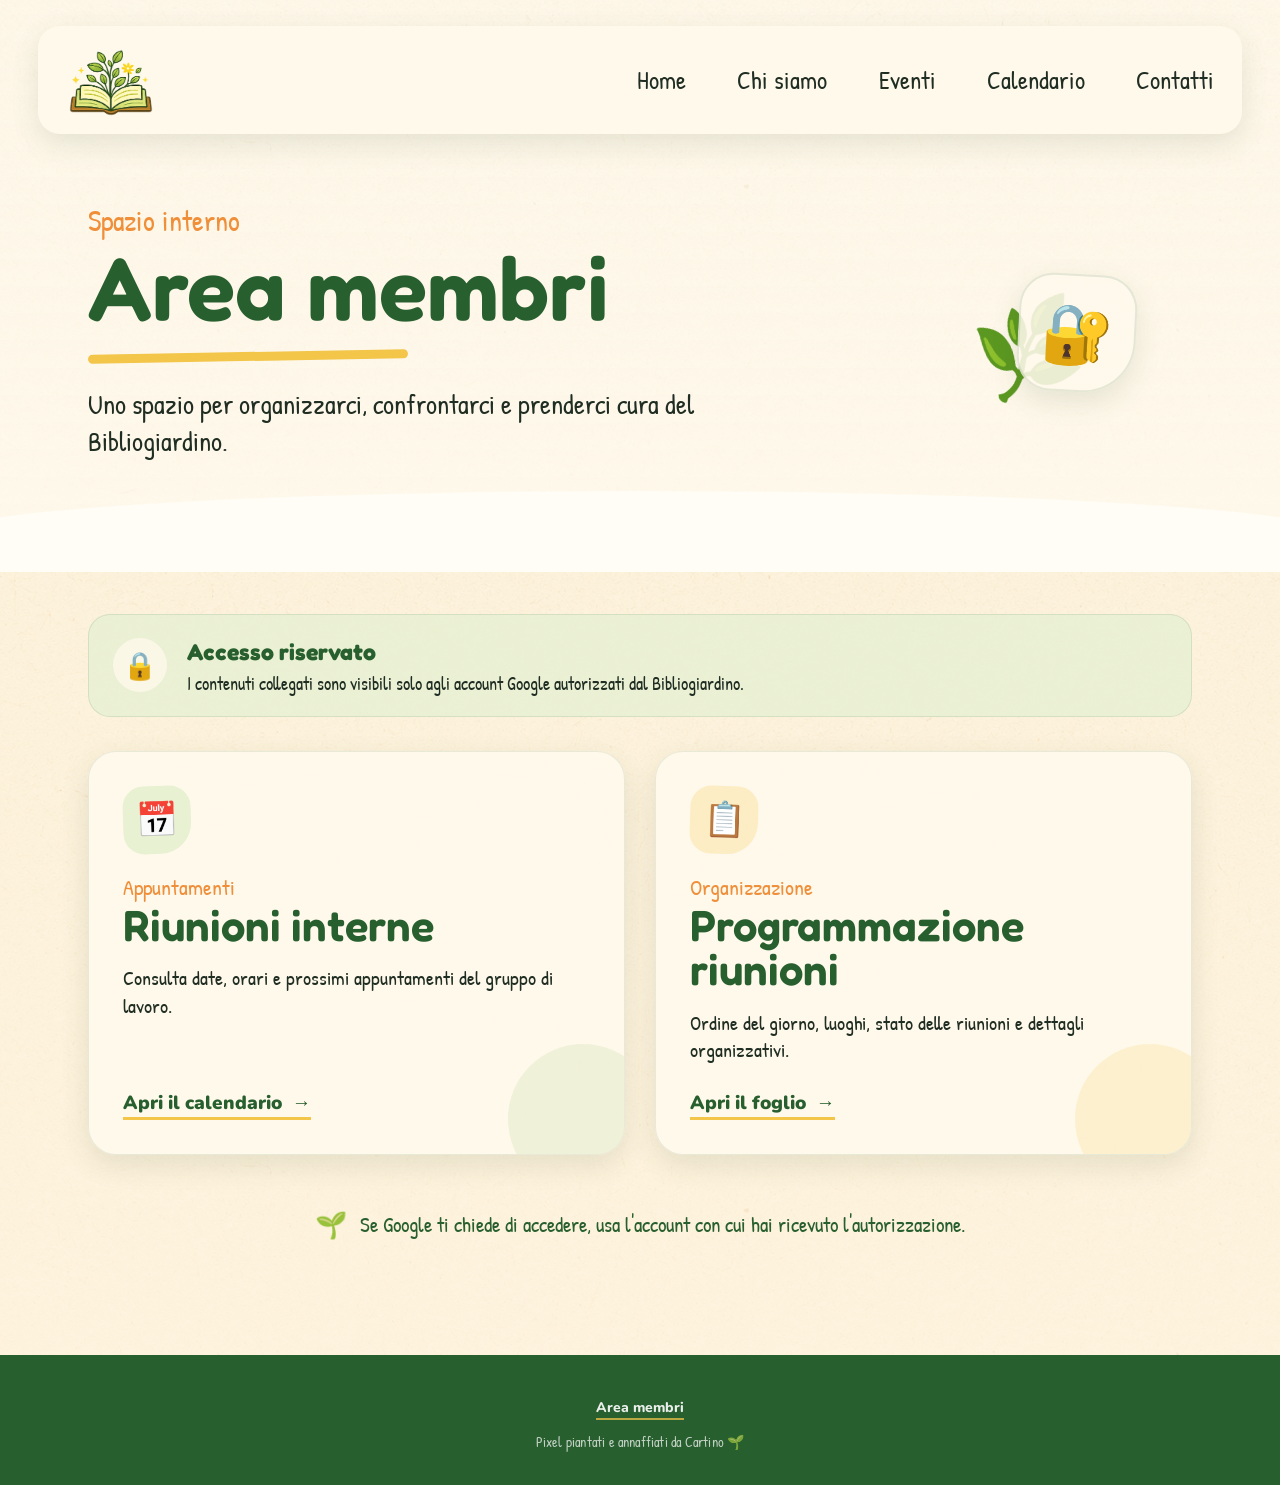
<file: area-membri.html>
<!DOCTYPE html>
<html lang="it">

<head>
  <meta charset="UTF-8">
  <meta name="viewport" content="width=device-width, initial-scale=1.0">

  <title>Area membri – Bibliogiardino</title>

  <link rel="preconnect" href="https://fonts.googleapis.com">
  <link rel="preconnect" href="https://fonts.gstatic.com" crossorigin>
  <link href="https://fonts.googleapis.com/css2?family=Fredoka:wght@500;600;700&family=Patrick+Hand&family=Nunito:wght@400;600;700;800;900&display=swap" rel="stylesheet">

  <link rel="stylesheet" href="style.css?v=20260929-r13-area-membri">
</head>

<body class="members-page">

  <header class="internal-header members-header">

    <nav class="navbar">

      <a class="logo" href="index.html" aria-label="Home Bibliogiardino">
        <img src="logo.png" alt="Logo Bibliogiardino">
      </a>

      <button class="menu-toggle" aria-label="Apri il menu" aria-expanded="false" type="button">
        ☰
      </button>

      <div class="menu">
        <a href="index.html">Home</a>
        <a href="chi-siamo.html">Chi siamo</a>
        <a href="eventi.html">Eventi</a>
        <a href="calendario.html">Calendario</a>
        <a href="contatti.html">Contatti</a>
      </div>

    </nav>

    <section class="members-intro">

      <div class="members-intro-copy">
        <p class="members-eyebrow">Spazio interno</p>

        <h1>Area membri</h1>

        <div class="members-title-mark" aria-hidden="true"></div>

        <p>
          Uno spazio per organizzarci, confrontarci
          e prenderci cura del Bibliogiardino.
        </p>
      </div>

      <div class="members-illustration" aria-hidden="true">
        <span class="members-leaf">🌿</span>
        <span class="members-lock">🔐</span>
      </div>

    </section>

    <div class="internal-wave" aria-hidden="true"></div>

  </header>

  <main class="members-main">

    <section class="members-access-note" aria-label="Informazioni sull'accesso">
      <span aria-hidden="true">🔒</span>

      <div>
        <strong>Accesso riservato</strong>
        <p>
          I contenuti collegati sono visibili solo agli account Google
          autorizzati dal Bibliogiardino.
        </p>
      </div>
    </section>

    <section class="members-tools" aria-label="Strumenti riservati ai membri">

      <article class="member-tool-card member-tool-calendar">
        <div class="member-tool-icon" aria-hidden="true">📅</div>

        <p class="member-tool-kicker">Appuntamenti</p>
        <h2>Riunioni interne</h2>

        <p>
          Consulta date, orari e prossimi appuntamenti
          del gruppo di lavoro.
        </p>

        <a
          class="member-tool-link"
          href="https://calendar.google.com/calendar/u/1?cid=ZTQzYWYzYWFjOGMzZTcwY2UwYTk0ZjMyNTdjZTc3NmViM2EwNWQ1ZGUwNTBhYTg4NGI0OTk5YjYwOTIzMGQwNUBncm91cC5jYWxlbmRhci5nb29nbGUuY29t"
          target="_blank"
          rel="noopener noreferrer">
          Apri il calendario <span aria-hidden="true">→</span>
        </a>
      </article>

      <article class="member-tool-card member-tool-sheet">
        <div class="member-tool-icon" aria-hidden="true">📋</div>

        <p class="member-tool-kicker">Organizzazione</p>
        <h2>Programmazione riunioni</h2>

        <p>
          Ordine del giorno, luoghi, stato delle riunioni
          e dettagli organizzativi.
        </p>

        <a
          class="member-tool-link"
          href="https://docs.google.com/spreadsheets/d/1jkkZFVbFS6uxZ0HvVfW5mzZpKe-cEqVeejEiYyoyX8c/edit"
          target="_blank"
          rel="noopener noreferrer">
          Apri il foglio <span aria-hidden="true">→</span>
        </a>
      </article>

    </section>

    <section class="members-help">
      <span aria-hidden="true">🌱</span>
      <p>
        Se Google ti chiede di accedere, usa l'account
        con cui hai ricevuto l'autorizzazione.
      </p>
    </section>

  </main>

  <footer>
    <a class="footer-members-link" href="area-membri.html">Area membri </a>
    <span class="footer-credit">Pixel piantati e annaffiati da Cartino 🌱</span>
  </footer>

  <script>
    const menuToggle = document.querySelector(".menu-toggle");
    const menu = document.querySelector(".menu");

    if (menuToggle && menu) {
      menuToggle.addEventListener("click", () => {
        const isOpen = menu.classList.toggle("is-open");
        menuToggle.setAttribute("aria-expanded", isOpen);
        menuToggle.textContent = isOpen ? "×" : "☰";
      });
    }
  </script>

</body>
</html>
</file>
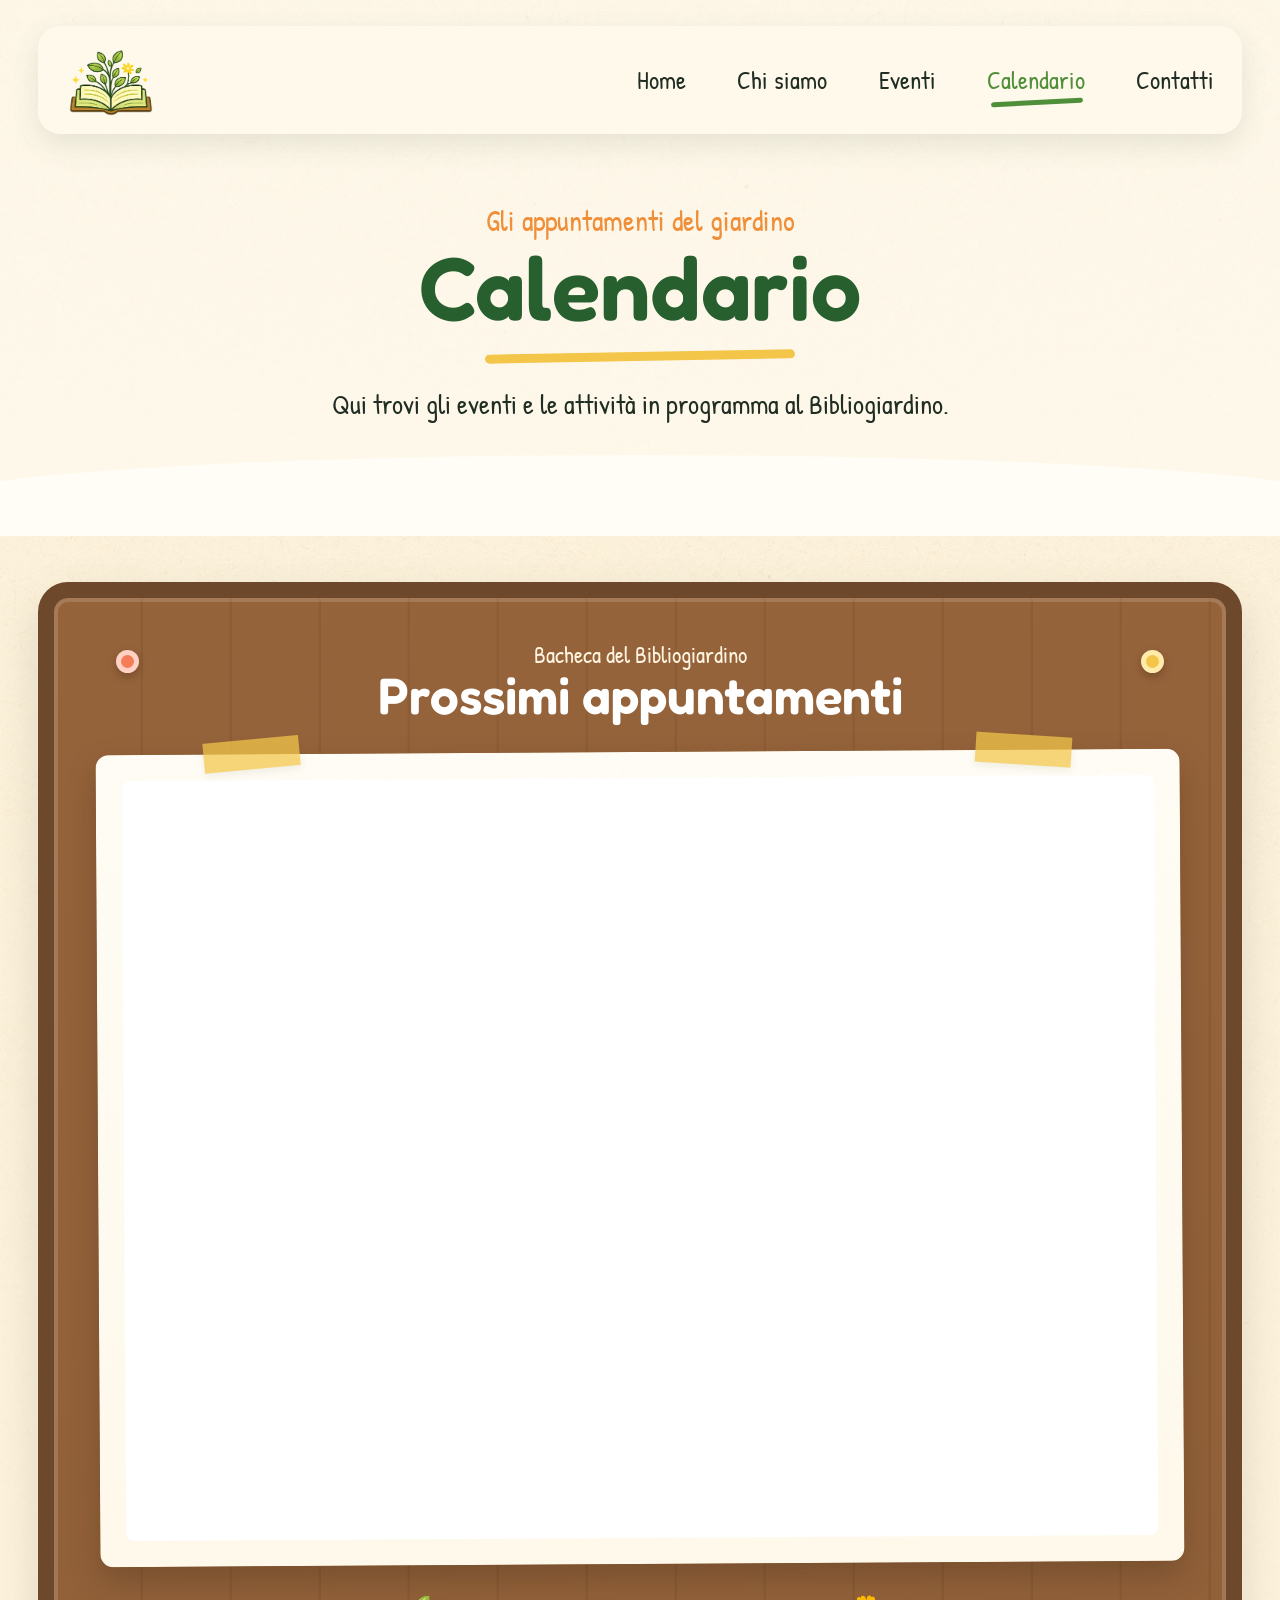
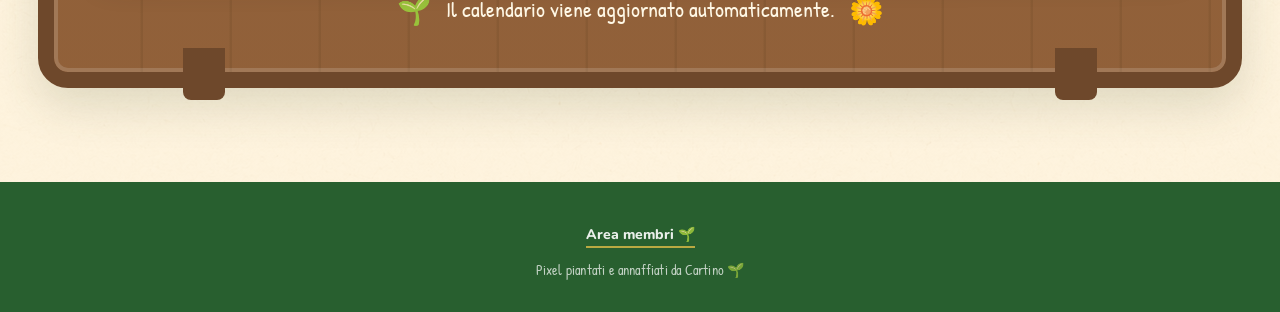
<file: calendario.html>
<!DOCTYPE html>
<html lang="it">

<head>
  <meta charset="UTF-8">
  <meta name="viewport" content="width=device-width, initial-scale=1.0">

  <title>Calendario – Bibliogiardino</title>

  <link rel="preconnect" href="https://fonts.googleapis.com">
  <link rel="preconnect" href="https://fonts.gstatic.com" crossorigin>
  <link href="https://fonts.googleapis.com/css2?family=Fredoka:wght@500;600;700&family=Patrick+Hand&family=Nunito:wght@400;600;700;800;900&display=swap" rel="stylesheet">

  <link rel="stylesheet" href="style.css?v=20260929-r13-area-membri">
</head>

<body class="calendar-page">

  <header class="internal-header calendar-header">

    <nav class="navbar">

      <a class="logo" href="index.html" aria-label="Home Bibliogiardino">
        <img src="logo.png" alt="Logo Bibliogiardino">
      </a>

      <button class="menu-toggle" aria-label="Apri il menu" aria-expanded="false" type="button">
        ☰
      </button>

      <div class="menu">
        <a href="index.html">Home</a>
        <a href="chi-siamo.html">Chi siamo</a>
        <a href="eventi.html">Eventi</a>
        <a class="active" href="calendario.html">Calendario</a>
        <a href="contatti.html">Contatti</a>
      </div>

    </nav>

    <section class="calendar-intro">

      <p class="calendar-eyebrow">Gli appuntamenti del giardino</p>

      <h1>Calendario</h1>

      <div class="calendar-title-mark" aria-hidden="true"></div>

      <p>
        Qui trovi gli eventi e le attività in programma
        al Bibliogiardino.
      </p>

    </section>

    <div class="internal-wave" aria-hidden="true"></div>

  </header>

  <main class="calendar-main">

    <section class="garden-noticeboard" aria-label="Bacheca degli appuntamenti">

      <div class="noticeboard-top">
        <span class="noticeboard-pin pin-left" aria-hidden="true"></span>

        <div>
          <p class="noticeboard-small">Bacheca del Bibliogiardino</p>
          <h2>Prossimi appuntamenti</h2>
        </div>

        <span class="noticeboard-pin pin-right" aria-hidden="true"></span>
      </div>

      <div class="calendar-paper">

        <span class="paper-tape tape-top-left" aria-hidden="true"></span>
        <span class="paper-tape tape-top-right" aria-hidden="true"></span>

        <iframe
          class="google-calendar"
          src="https://calendar.google.com/calendar/embed?src=bibliogiardino.villapizzone%40gmail.com&ctz=Europe%2FRome"
          data-desktop-src="https://calendar.google.com/calendar/embed?src=bibliogiardino.villapizzone%40gmail.com&ctz=Europe%2FRome"
          data-mobile-src="https://calendar.google.com/calendar/embed?src=bibliogiardino.villapizzone%40gmail.com&ctz=Europe%2FRome&mode=AGENDA&showTitle=0&showPrint=0&showTabs=0&showCalendars=0&showTz=0&wkst=2"
          title="Calendario degli eventi del Bibliogiardino"
          loading="lazy"
          frameborder="0"
          scrolling="no">
        </iframe>

      </div>

      <div class="noticeboard-footer">
        <span aria-hidden="true">🌱</span>
        <p>Il calendario viene aggiornato automaticamente.</p>
        <span aria-hidden="true">🌼</span>
      </div>

    </section>

  </main>

  <footer>
    <a class="footer-members-link" href="area-membri.html">Area membri 🌱</a>
    <span class="footer-credit">Pixel piantati e annaffiati da Cartino 🌱</span>
  </footer>

  <script>
    const menuToggle = document.querySelector(".menu-toggle");
    const menu = document.querySelector(".menu");

    if (menuToggle && menu) {
      menuToggle.addEventListener("click", () => {
        const isOpen = menu.classList.toggle("is-open");
        menuToggle.setAttribute("aria-expanded", isOpen);
        menuToggle.textContent = isOpen ? "×" : "☰";
      });
    }

    const calendarFrame = document.querySelector(".google-calendar");
    const mobileCalendar = window.matchMedia("(max-width: 760px)");

    function updateCalendarView() {
      if (!calendarFrame) return;

      const nextSource = mobileCalendar.matches
        ? calendarFrame.dataset.mobileSrc
        : calendarFrame.dataset.desktopSrc;

      if (calendarFrame.getAttribute("src") !== nextSource) {
        calendarFrame.setAttribute("src", nextSource);
      }
    }

    updateCalendarView();

    if (typeof mobileCalendar.addEventListener === "function") {
      mobileCalendar.addEventListener("change", updateCalendarView);
    } else {
      mobileCalendar.addListener(updateCalendarView);
    }
  </script>

</body>
</html>
</file>
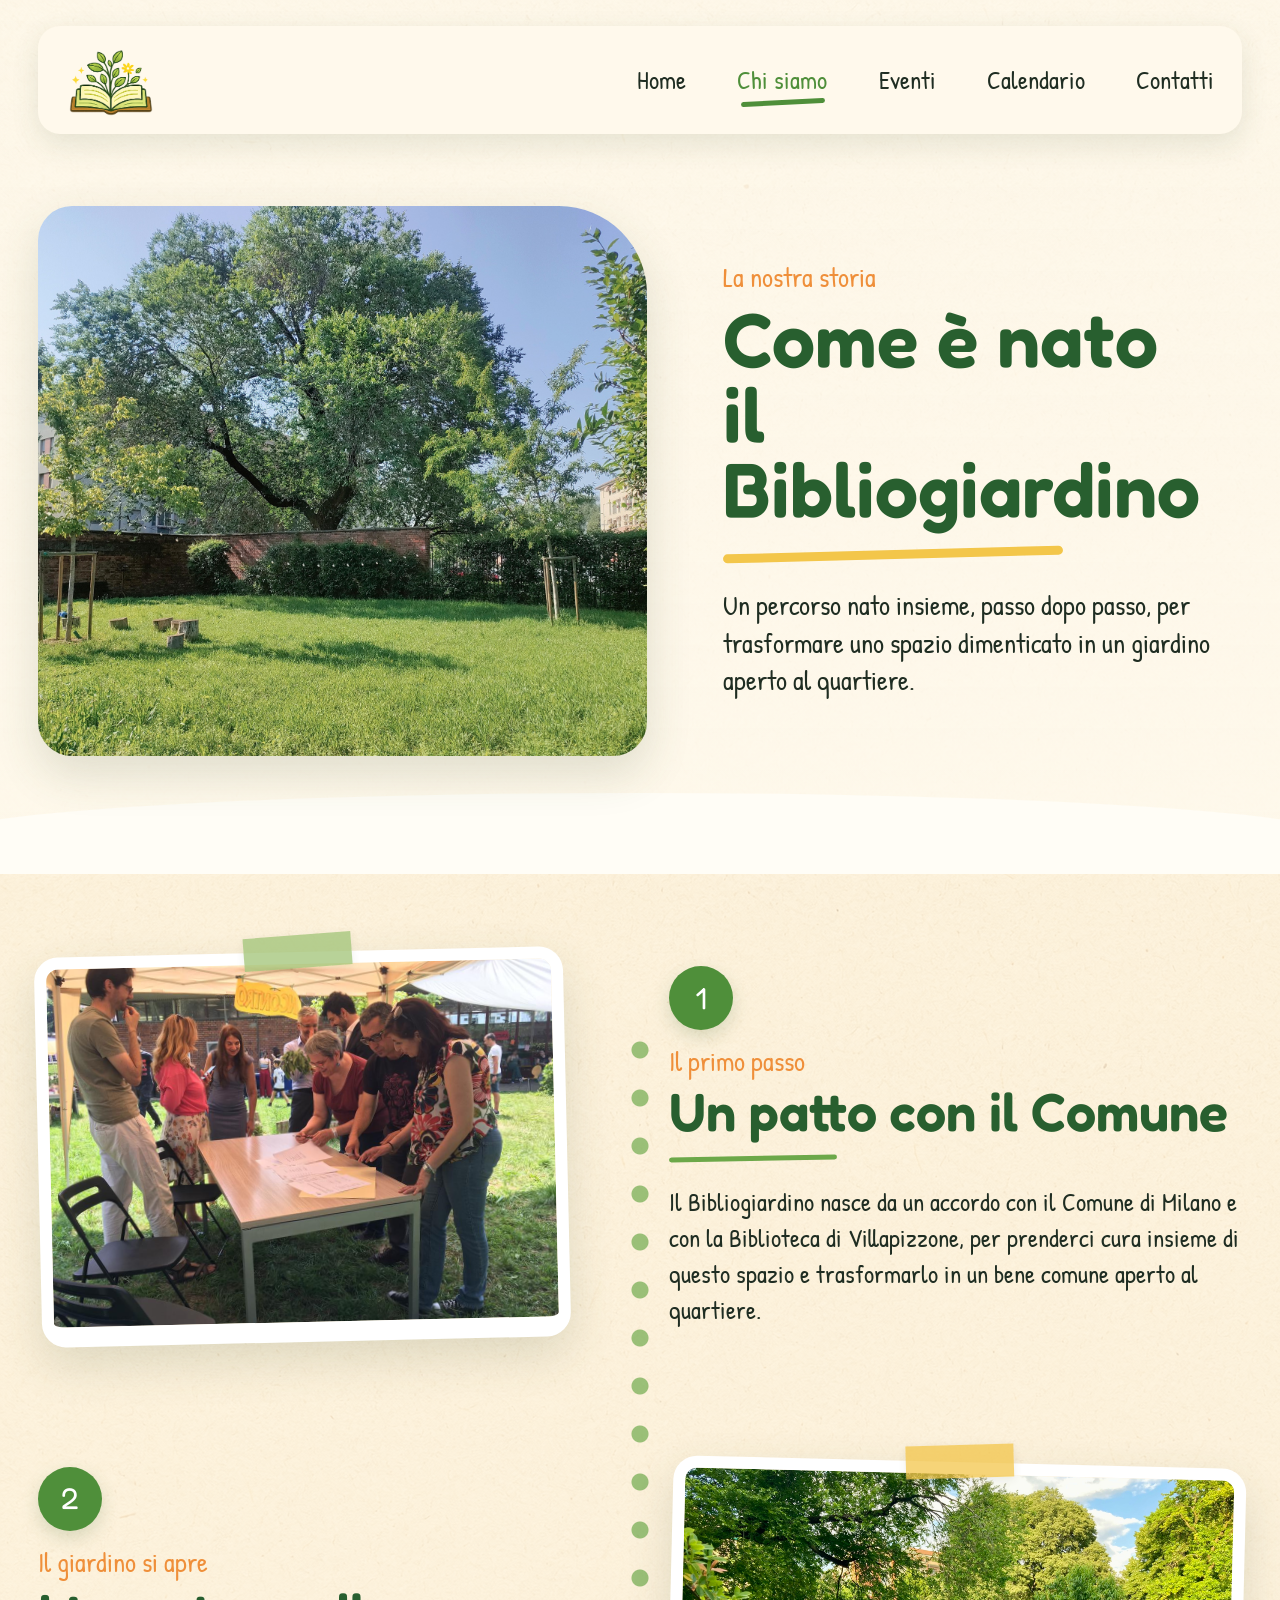
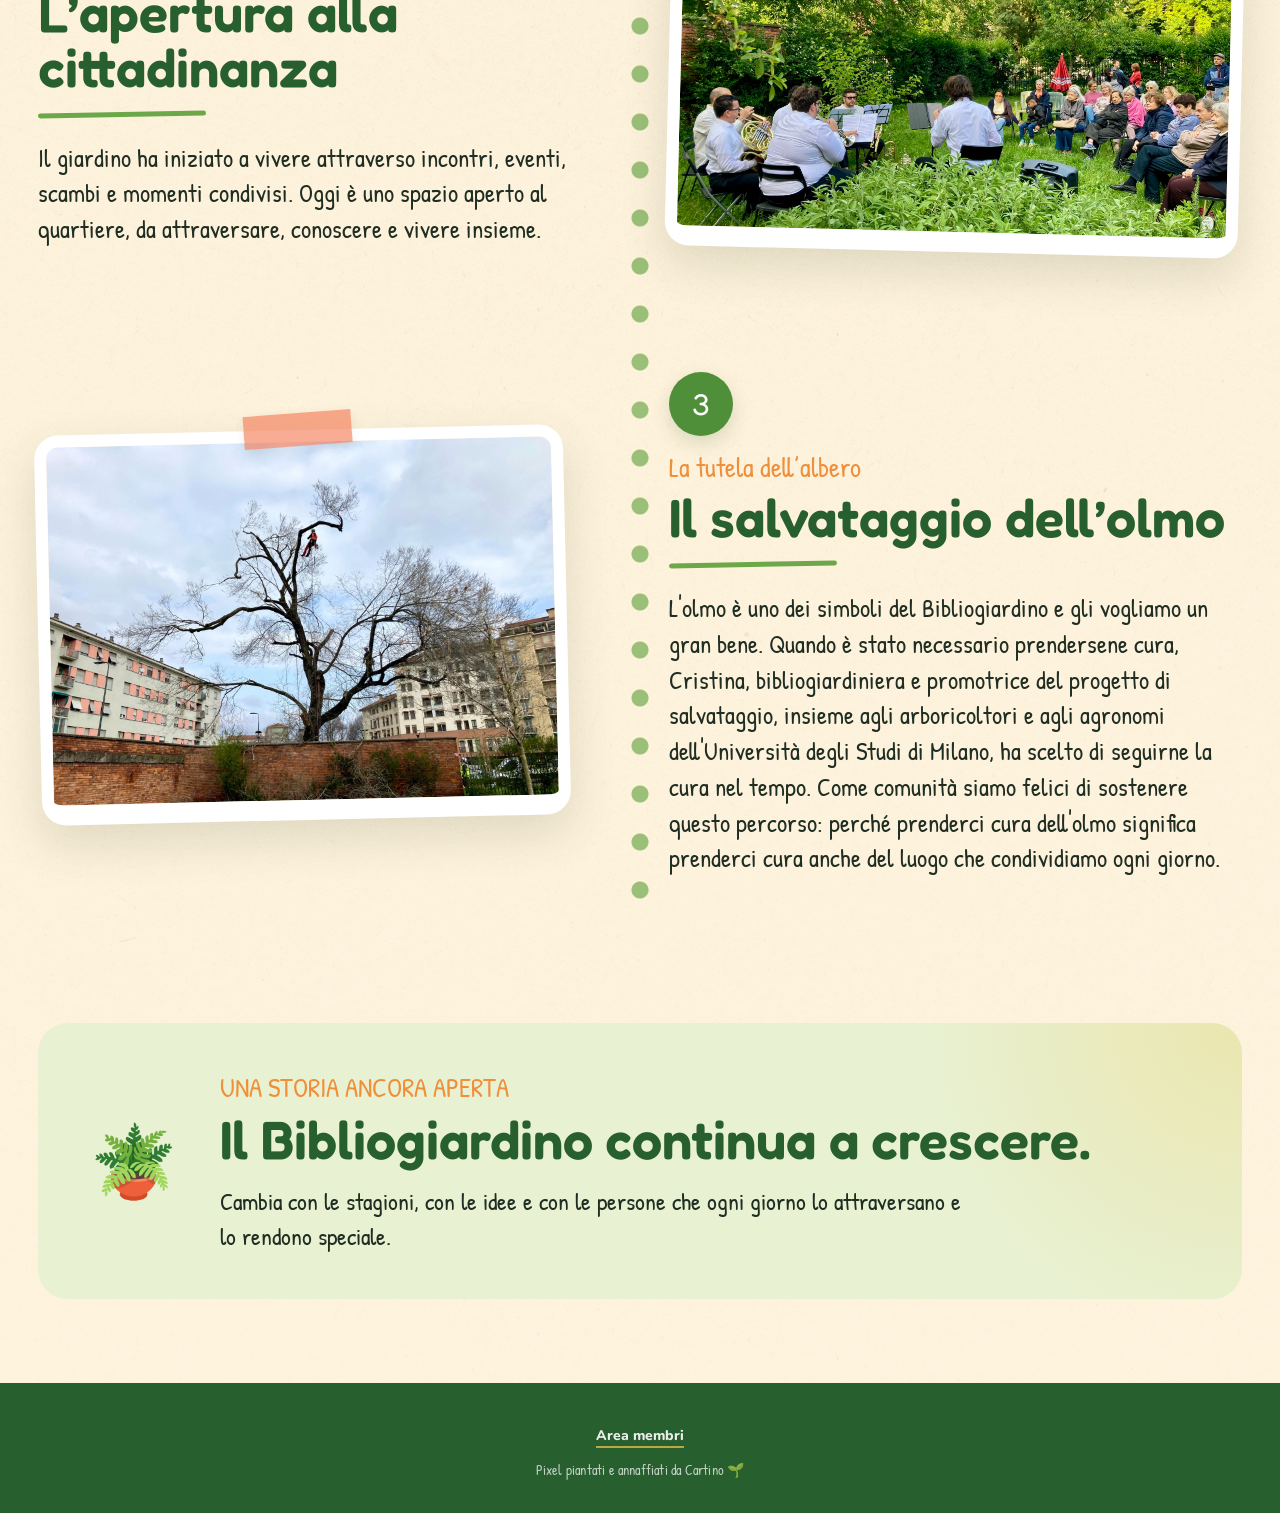
<file: chi-siamo.html>
<!DOCTYPE html>
<html lang="it">
<head>
<meta charset="UTF-8">
<meta name="viewport" content="width=device-width, initial-scale=1.0">
<title>Chi siamo – Bibliogiardino</title>
<link rel="preconnect" href="https://fonts.googleapis.com">
<link rel="preconnect" href="https://fonts.gstatic.com" crossorigin>
<link href="https://fonts.googleapis.com/css2?family=Fredoka:wght@500;600;700&family=Patrick+Hand&family=Nunito:wght@400;600;700;800;900&display=swap" rel="stylesheet">
<link rel="stylesheet" href="style.css?v=20260929-r13-area-membri">
</head>
<body class="about-page">
<header class="internal-header about-header">
<nav class="navbar">
<a class="logo" href="index.html" aria-label="Home Bibliogiardino"><img src="logo.png" alt="Logo Bibliogiardino"></a>
<button class="menu-toggle" aria-label="Apri il menu" aria-expanded="false" type="button">☰</button>
<div class="menu">
<a href="index.html">Home</a><a class="active" href="chi-siamo.html">Chi siamo</a><a href="eventi.html">Eventi</a><a href="calendario.html">Calendario</a><a href="contatti.html">Contatti</a>
</div></nav>
<section class="about-hero">
<figure class="about-hero-photo"><img src="welcome.jpg" alt="Ingresso del Bibliogiardino davanti alla Biblioteca di Villapizzone"></figure>
<div class="about-hero-copy"><p class="about-eyebrow">La nostra storia</p><h1>Come è nato<br>il Bibliogiardino</h1><div class="about-title-mark" aria-hidden="true"></div><p>Un percorso nato insieme, passo dopo passo, per trasformare uno spazio dimenticato in un giardino aperto al quartiere.</p></div>
</section><div class="internal-wave" aria-hidden="true"></div>
</header>
<main class="about-main">
<section class="about-journey" aria-label="Le tre tappe della storia del Bibliogiardino">
<div class="journey-path" aria-hidden="true"></div>

<article class="journey-step">
<figure class="journey-photo photo-left">
<img src="patto.jpg" alt="Il momento della firma del patto per il Bibliogiardino">
<span class="photo-tape tape-green" aria-hidden="true"></span>
</figure>
<div class="journey-copy">
<span class="journey-number">1</span>
<p class="journey-kicker">Il primo passo</p>
<h2>Un patto con il Comune</h2>
<p>Il Bibliogiardino nasce da un accordo con il Comune di Milano e con la Biblioteca di Villapizzone, per prenderci cura insieme di questo spazio e trasformarlo in un bene comune aperto al quartiere.</p>
</div>
</article>

<article class="journey-step journey-step-reverse">
<figure class="journey-photo photo-right">
<img src="apertura.jpg" alt="Cittadine e cittadini riuniti durante un evento nel Bibliogiardino">
<span class="photo-tape tape-yellow" aria-hidden="true"></span>
</figure>
<div class="journey-copy">
<span class="journey-number">2</span>
<p class="journey-kicker">Il giardino si apre</p>
<h2>L’apertura alla cittadinanza</h2>
<p>Il giardino ha iniziato a vivere attraverso incontri, eventi, scambi e momenti condivisi. Oggi è uno spazio aperto al quartiere, da attraversare, conoscere e vivere insieme.</p>
</div>
</article>

<article class="journey-step">
<figure class="journey-photo photo-left">
<img src="olmo.jpg" alt="La cura dell’olmo del Bibliogiardino">
<span class="photo-tape tape-coral" aria-hidden="true"></span>
</figure>
<div class="journey-copy">
<span class="journey-number">3</span>
<p class="journey-kicker">La tutela dell’albero</p>
<h2>Il salvataggio dell’olmo</h2>
<p>L'olmo è uno dei simboli del Bibliogiardino e gli vogliamo un gran bene. Quando è stato necessario prendersene cura, Cristina, bibliogiardiniera e promotrice del progetto di salvataggio, insieme agli arboricoltori e agli agronomi dell'Università degli Studi di Milano, ha scelto di seguirne la cura nel tempo. Come comunità siamo felici di sostenere questo percorso: perché prenderci cura dell'olmo significa prenderci cura anche del luogo che condividiamo ogni giorno.</p>
</div>
</article>

</section>
<section class="about-closing"><div class="about-closing-icon" aria-hidden="true">🪴</div><div><p class="section-kicker">Una storia ancora aperta</p><h2>Il Bibliogiardino continua a crescere.</h2><p>Cambia con le stagioni, con le idee e con le persone che ogni giorno lo attraversano e lo rendono speciale.</p></div></section>
</main>
  <footer>
    <a class="footer-members-link" href="area-membri.html">Area membri </a>
    <span class="footer-credit">Pixel piantati e annaffiati da Cartino 🌱</span>
  </footer>
<script>const menuToggle=document.querySelector('.menu-toggle');const menu=document.querySelector('.menu');if(menuToggle&&menu){menuToggle.addEventListener('click',()=>{const isOpen=menu.classList.toggle('is-open');menuToggle.setAttribute('aria-expanded',isOpen);menuToggle.textContent=isOpen?'×':'☰';});}</script>
</body></html>
</file>
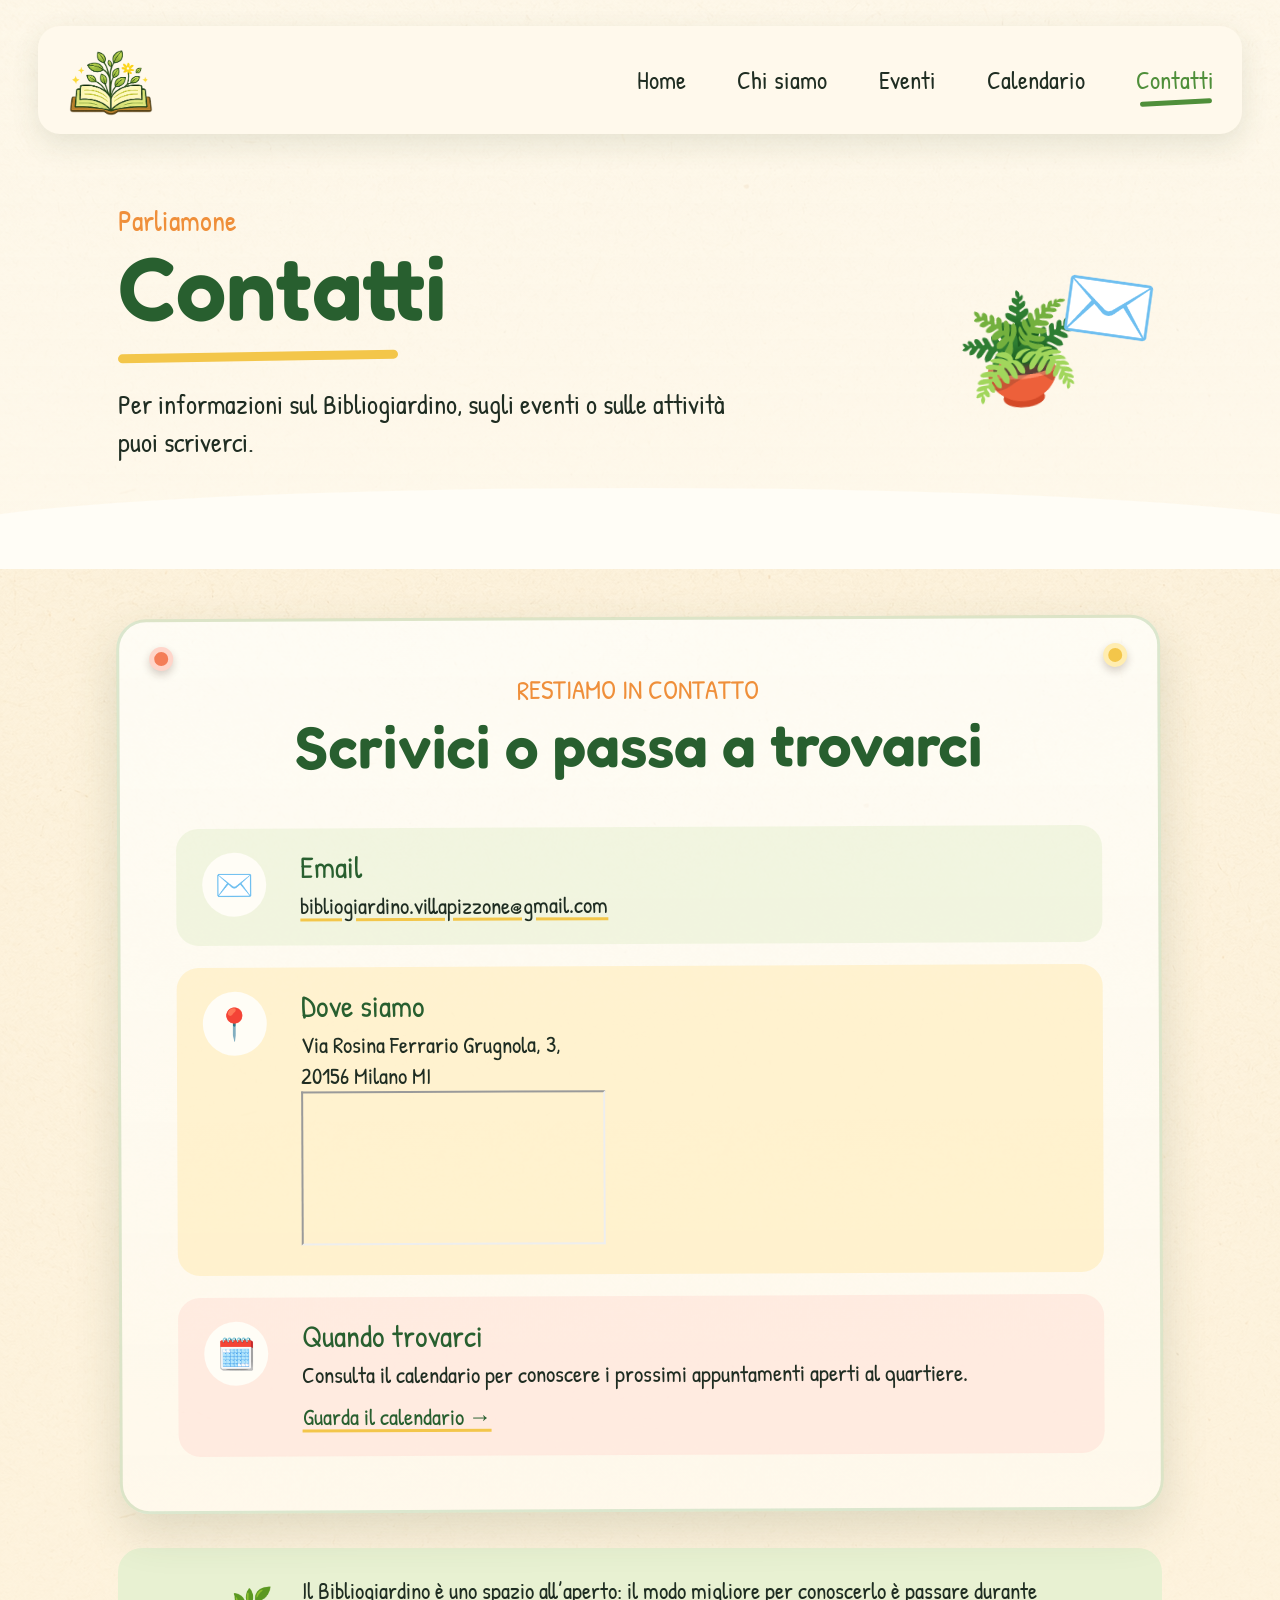
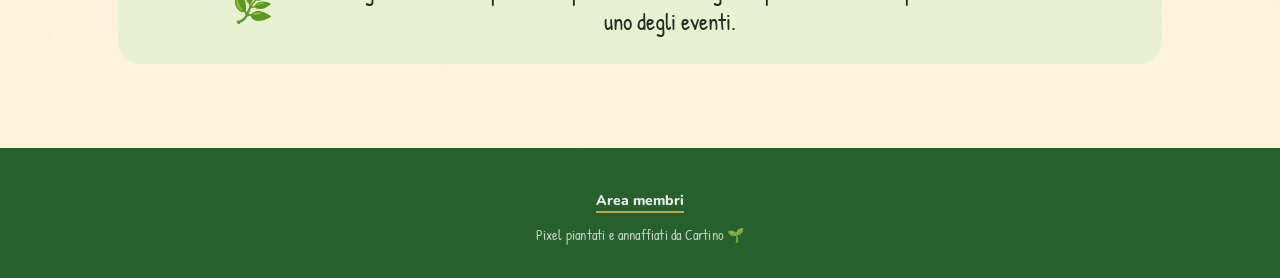
<file: contatti.html>
<!DOCTYPE html>
<html lang="it">

<head>
  <meta charset="UTF-8">
  <meta name="viewport" content="width=device-width, initial-scale=1.0">

  <title>Contatti – Bibliogiardino</title>

  <link rel="preconnect" href="https://fonts.googleapis.com">
  <link rel="preconnect" href="https://fonts.gstatic.com" crossorigin>
  <link href="https://fonts.googleapis.com/css2?family=Fredoka:wght@500;600;700&family=Patrick+Hand&family=Nunito:wght@400;600;700;800;900&display=swap" rel="stylesheet">

  <link rel="stylesheet" href="style.css?v=20260929-r13-area-membri">
</head>

<body class="contacts-page">

  <header class="internal-header contacts-header">

    <nav class="navbar">

      <a class="logo" href="index.html" aria-label="Home Bibliogiardino">
        <img src="logo.png" alt="Logo Bibliogiardino">
      </a>

      <button class="menu-toggle" aria-label="Apri il menu" aria-expanded="false" type="button">
        ☰
      </button>

      <div class="menu">
        <a href="index.html">Home</a>
        <a href="chi-siamo.html">Chi siamo</a>
        <a href="eventi.html">Eventi</a>
        <a href="calendario.html">Calendario</a>
        <a class="active" href="contatti.html">Contatti</a>
      </div>

    </nav>

    <section class="contacts-intro">

      <div class="contacts-intro-copy">
        <p class="contacts-eyebrow">Parliamone</p>

        <h1>Contatti</h1>

        <div class="contacts-title-mark" aria-hidden="true"></div>

        <p>
          Per informazioni sul Bibliogiardino,
          sugli eventi o sulle attività puoi scriverci.
        </p>
      </div>

      <div class="contacts-illustration" aria-hidden="true">
        <span class="contacts-pot">🪴</span>
        <span class="contacts-envelope">✉️</span>
      </div>

    </section>

    <div class="internal-wave" aria-hidden="true"></div>

  </header>

  <main class="contacts-main">

    <section class="contact-card" aria-labelledby="scrivici">

      <span class="contact-pin contact-pin-left" aria-hidden="true"></span>
      <span class="contact-pin contact-pin-right" aria-hidden="true"></span>

      <div class="contact-card-heading">
        <p class="section-kicker">Restiamo in contatto</p>
        <h2 id="scrivici">Scrivici o passa a trovarci</h2>
      </div>

      <div class="contact-details">

        <article class="contact-detail">
          <div class="contact-icon" aria-hidden="true">✉️</div>

          <div>
            <h3>Email</h3>
            <a href="mailto:bibliogiardino.villapizzone@gmail.com">
              bibliogiardino.villapizzone@gmail.com
            </a>
          </div>
        </article>

        <article class="contact-detail contact-location">
          <div class="contact-icon" aria-hidden="true">📍</div>

          <div>
            <h3>Dove siamo</h3>

            <p>
              Via Rosina Ferrario Grugnola, 3,<br>
              20156 Milano MI
            </p>

            <div class="contact-map">
              <iframe
                src="https://www.google.com/maps?q=Via%20Rosina%20Ferrario%20Grugnola%203%2C%2020156%20Milano%20MI&output=embed"
                title="Mappa del Bibliogiardino"
                loading="lazy"
                referrerpolicy="no-referrer-when-downgrade">
              </iframe>
            </div>
          </div>
        </article>

        <article class="contact-detail">
          <div class="contact-icon" aria-hidden="true">🗓️</div>

          <div>
            <h3>Quando trovarci</h3>
            <p>
              Consulta il calendario per conoscere
              i prossimi appuntamenti aperti al quartiere.
            </p>

            <a class="contact-text-link" href="calendario.html">
              Guarda il calendario →
            </a>
          </div>
        </article>

      </div>

    </section>

    <section class="contacts-note">
      <span aria-hidden="true">🌿</span>
      <p>
        Il Bibliogiardino è uno spazio all’aperto:
        il modo migliore per conoscerlo è passare durante uno degli eventi.
      </p>
    </section>

  </main>

  <footer>
    <a class="footer-members-link" href="area-membri.html">Area membri </a>
    <span class="footer-credit">Pixel piantati e annaffiati da Cartino 🌱</span>
  </footer>

  <script>
    const menuToggle = document.querySelector(".menu-toggle");
    const menu = document.querySelector(".menu");

    if (menuToggle && menu) {
      menuToggle.addEventListener("click", () => {
        const isOpen = menu.classList.toggle("is-open");
        menuToggle.setAttribute("aria-expanded", isOpen);
        menuToggle.textContent = isOpen ? "×" : "☰";
      });
    }
  </script>

</body>
</html>
</file>
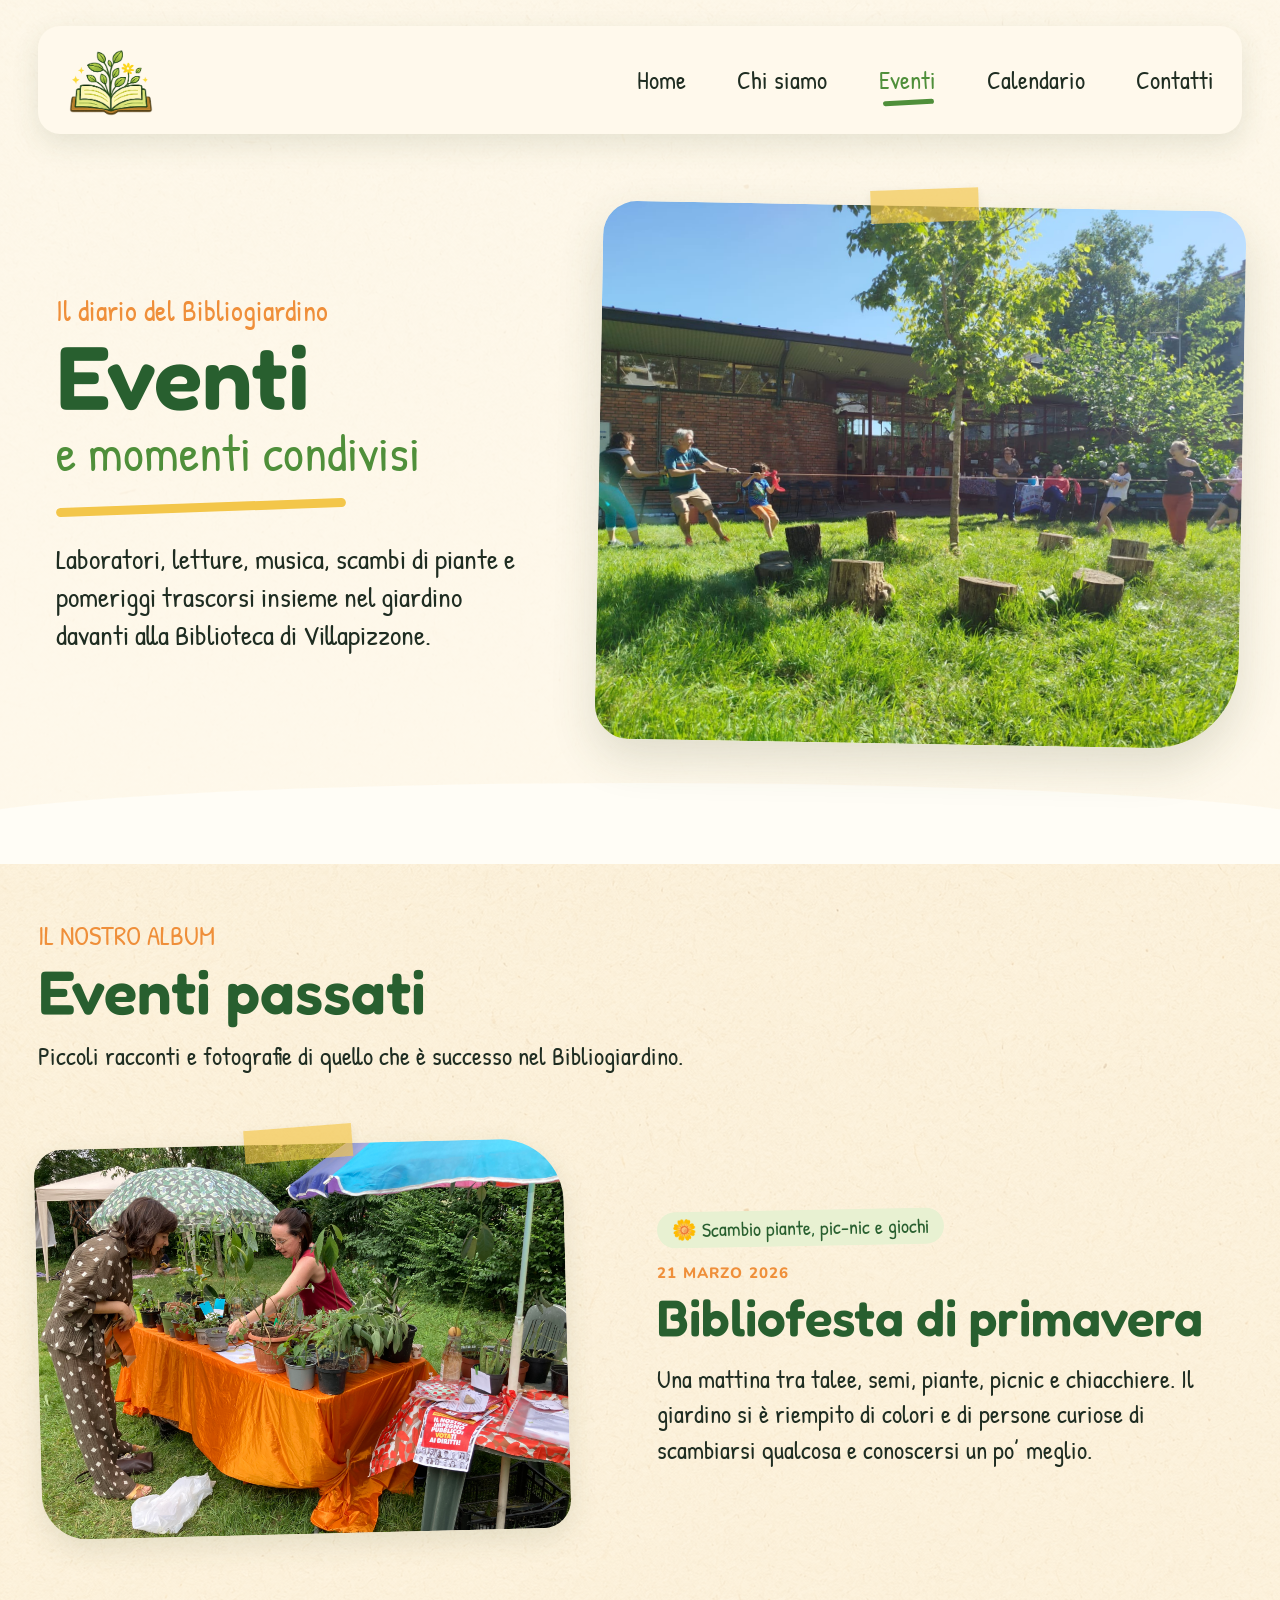
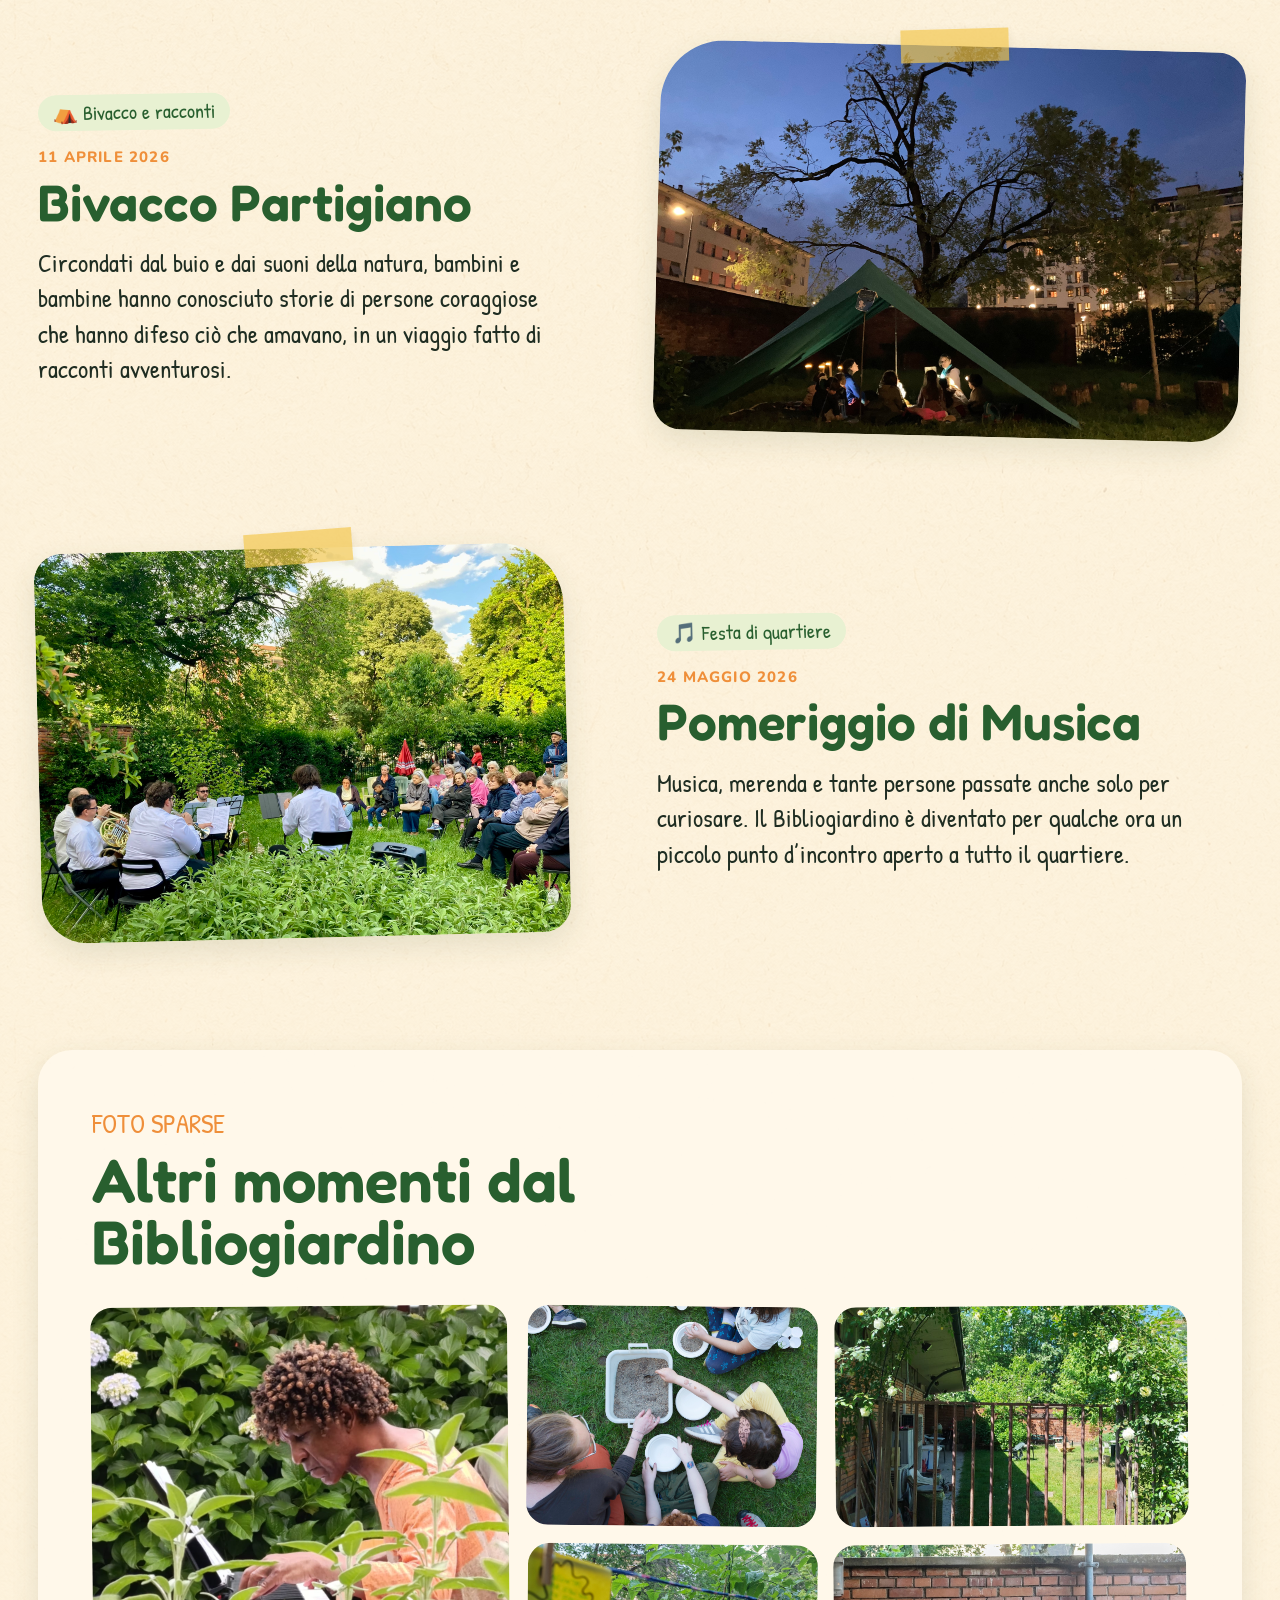
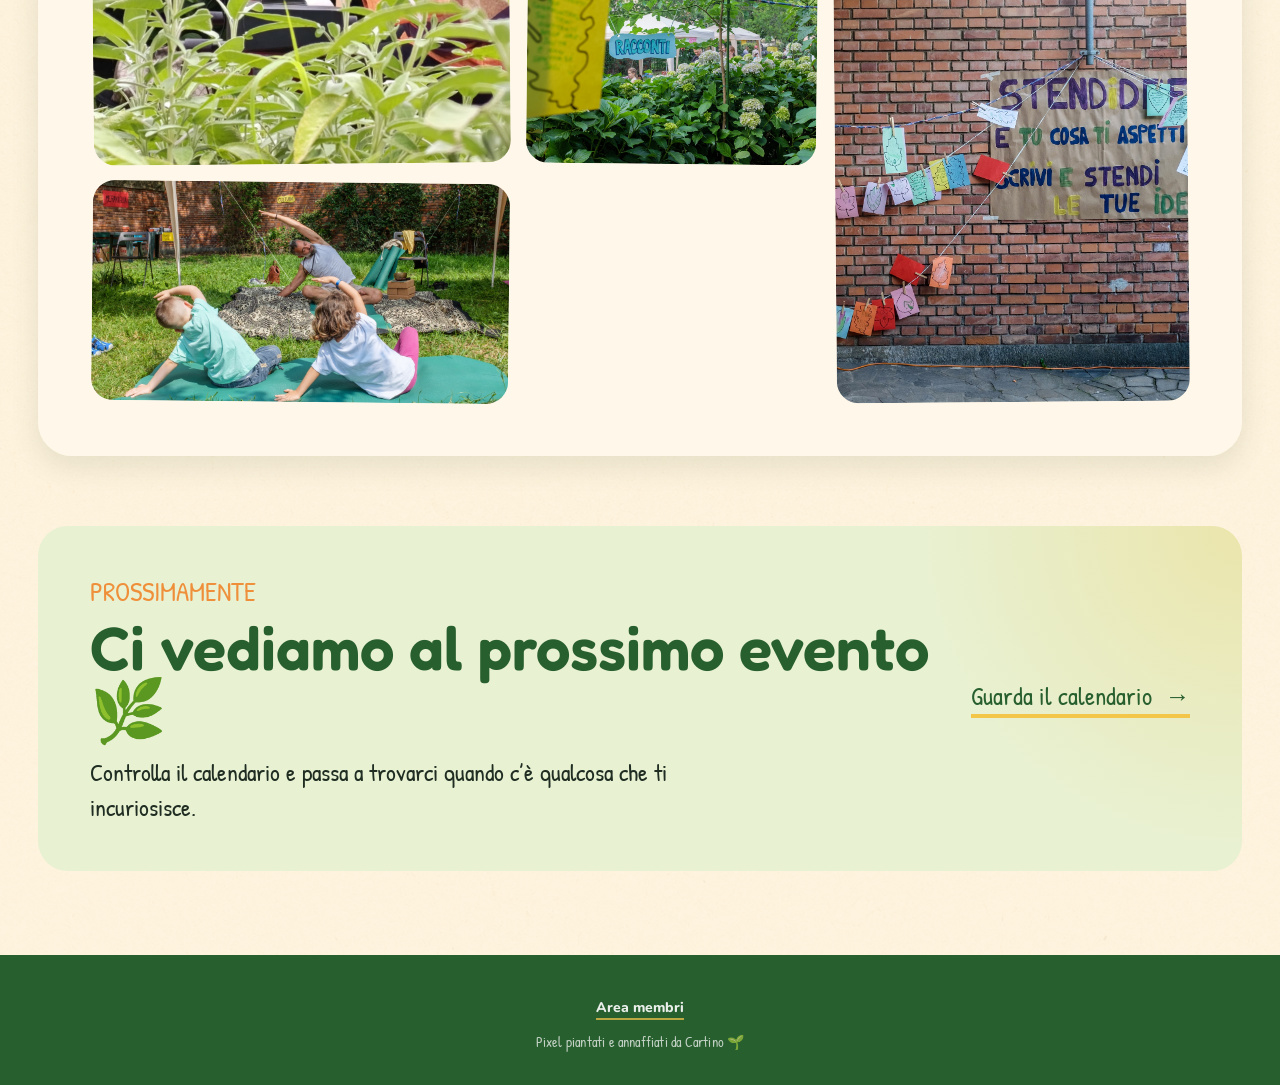
<file: eventi.html>
<!DOCTYPE html>
<html lang="it">
<head>
  <meta charset="UTF-8">
  <meta name="viewport" content="width=device-width, initial-scale=1.0">
  <title>Eventi e momenti condivisi – Bibliogiardino</title>
  <link rel="preconnect" href="https://fonts.googleapis.com">
  <link rel="preconnect" href="https://fonts.gstatic.com" crossorigin>
  <link href="https://fonts.googleapis.com/css2?family=Fredoka:wght@500;600;700&family=Patrick+Hand&family=Nunito:wght@400;600;700;800;900&display=swap" rel="stylesheet">
  <link rel="stylesheet" href="style.css?v=20260929-r13-area-membri">
</head>
<body class="events-page">
<header class="internal-header">
  <nav class="navbar">
    <a class="logo" href="index.html" aria-label="Home Bibliogiardino"><img src="logo.png" alt="Logo Bibliogiardino"></a>
    <button class="menu-toggle" aria-label="Apri il menu" aria-expanded="false" type="button">☰</button>
    <div class="menu">
      <a href="index.html">Home</a>
      <a href="chi-siamo.html">Chi siamo</a>
      <a class="active" href="eventi.html">Eventi</a>
      <a href="calendario.html">Calendario</a>
      <a href="contatti.html">Contatti</a>
    </div>
  </nav>
  <section class="events-hero">
    <div class="events-hero-copy">
      <p class="events-eyebrow">Il diario del Bibliogiardino</p>
      <h1>Eventi <span>e momenti condivisi</span></h1>
      <div class="events-title-mark" aria-hidden="true"></div>
      <p class="events-intro">Laboratori, letture, musica, scambi di piante e pomeriggi trascorsi insieme nel giardino davanti alla Biblioteca di Villapizzone.</p>
    </div>
    <figure class="events-hero-photo"><img src="eventi.JPG" alt="Un momento condiviso nel Bibliogiardino"><span class="photo-tape" aria-hidden="true"></span></figure>
  </section>
  <div class="internal-wave" aria-hidden="true"></div>
</header>
<main class="events-main">
<section class="events-diary" aria-labelledby="eventi-passati">
  <div class="events-section-heading">
    <p class="section-kicker">Il nostro album</p>
    <h2 id="eventi-passati">Eventi passati</h2>
    <p>Piccoli racconti e fotografie di quello che è successo nel Bibliogiardino.</p>
  </div>
  <article class="story-event">
    <figure class="story-photo story-photo-left"><img src="scambio.jpg" alt="Piante e persone durante uno scambio nel giardino"><span class="photo-tape" aria-hidden="true"></span></figure>
    <div class="story-copy"><span class="event-stamp">🌼 Scambio piante, pic-nic e giochi</span><p class="story-date">21 marzo 2026</p><h3>Bibliofesta di primavera</h3><p>Una mattina tra talee, semi, piante, picnic e chiacchiere. Il giardino si è riempito di colori e di persone curiose di scambiarsi qualcosa e conoscersi un po’ meglio.</p></div>
  </article>
  <article class="story-event story-event-reverse">
    <figure class="story-photo story-photo-right"><img src="tenda.jpg" alt="Bambini e bambine riuniti sotto una tenda durante il Bivacco Partigiano"><span class="photo-tape" aria-hidden="true"></span></figure>
    <div class="story-copy"><span class="event-stamp">⛺ Bivacco e racconti</span><p class="story-date">11 aprile 2026</p><h3>Bivacco Partigiano</h3><p>Circondati dal buio e dai suoni della natura, bambini e bambine hanno conosciuto storie di persone coraggiose che hanno difeso ciò che amavano, in un viaggio fatto di racconti avventurosi.</p></div>
  </article>
  <article class="story-event">
    <figure class="story-photo story-photo-left"><img src="festa.jpg" alt="Persone riunite nel giardino durante una festa"><span class="photo-tape" aria-hidden="true"></span></figure>
    <div class="story-copy"><span class="event-stamp">🎵 Festa di quartiere</span><p class="story-date">24 maggio 2026</p><h3>Pomeriggio di Musica</h3><p>Musica, merenda e tante persone passate anche solo per curiosare. Il Bibliogiardino è diventato per qualche ora un piccolo punto d’incontro aperto a tutto il quartiere.</p></div>
  </article>
</section>
<section class="moments-gallery" aria-labelledby="altri-momenti">
  <div class="events-section-heading compact"><p class="section-kicker">Foto sparse</p><h2 id="altri-momenti">Altri momenti dal Bibliogiardino</h2></div>
  <div class="moments-grid">
    <figure><img src="a.JPG" alt="Musicista al pianoforte tra le piante del Bibliogiardino"></figure>
    <figure><img src="b.jpg" alt="Attività per bambini e bambine sull’erba"></figure>
    <figure><img src="c.JPG" alt="Ingresso del giardino con arco di rose"></figure>
    <figure><img src="d.jpg" alt="Cartello Racconti tra le ortensie durante un evento"></figure>
    <figure><img src="e.jpg" alt="Allestimento partecipativo con messaggi e idee dei cittadini"></figure>
    <figure><img src="f.jpg" alt="Attività di yoga per bambini e bambine nel giardino"></figure>
  </div>
</section>
<section class="events-closing">
  <div><p class="section-kicker">Prossimamente</p><h2>Ci vediamo al prossimo evento 🌿</h2><p>Controlla il calendario e passa a trovarci quando c’è qualcosa che ti incuriosisce.</p></div>
  <a class="events-calendar-link" href="calendario.html">Guarda il calendario <span aria-hidden="true">→</span></a>
</section>
</main>
  <footer>
    <a class="footer-members-link" href="area-membri.html">Area membri </a>
    <span class="footer-credit">Pixel piantati e annaffiati da Cartino 🌱</span>
  </footer>
<script>
const menuToggle=document.querySelector('.menu-toggle');
const menu=document.querySelector('.menu');
if(menuToggle&&menu){menuToggle.addEventListener('click',()=>{const isOpen=menu.classList.toggle('is-open');menuToggle.setAttribute('aria-expanded',isOpen);menuToggle.textContent=isOpen?'×':'☰';});}
</script>
</body></html>
</file>
<file: style.css>
/* HOME R11 - INSTAGRAM RESTORE + DESKTOP AIRY - 2026-09-03 */

/* =====================================================
   BASE
   ===================================================== */

* {
  box-sizing: border-box;
}

:root {
  --green-dark: #285f2f;
  --green: #4f8f3a;
  --green-bright: #6ca849;
  --green-soft: #e8f1d2;

  --cream: #fff4df;
  --paper: #fff9ec;
  --paper-soft: #fffdf6;

  --yellow: #f3c64a;
  --orange: #ef8f3a;
  --coral: #f47d58;
  --pink-soft: #ffd8ce;

  --ink: #1f2d22;
  --muted: #5d694f;

  --shadow: 0 18px 45px rgba(60, 80, 45, 0.16);
  --soft-shadow: 0 10px 28px rgba(60, 80, 45, 0.12);

  --radius-large: 34px;
  --radius-medium: 24px;
}

html {
  scroll-behavior: smooth;
}

body {
  margin: 0;
  font-family: "Patrick Hand", "Nunito", Arial, Helvetica, sans-serif;
  color: var(--ink);
  background:
    linear-gradient(rgba(255, 244, 223, 0.72), rgba(255, 244, 223, 0.92)),
    url("texture.png");
  line-height: 1.45;
}

/* =====================================================
   HERO
   ===================================================== */

.hero {
  position: relative;
  min-height: 720px;
  overflow: hidden;
  padding: 26px 38px 135px;
  background-image:
    linear-gradient(
      90deg,
      rgba(255, 249, 236, 0.74) 0%,
      rgba(255, 249, 236, 0.54) 22%,
      rgba(255, 249, 236, 0.18) 36%,
      rgba(255, 249, 236, 0.00) 48%,
      rgba(255, 249, 236, 0.00) 100%
    ),
    url("000.jpg");
  background-size: cover;
  background-position: center;
}

.hero::after {
  content: "";
  position: absolute;
  left: -5%;
  right: -5%;
  bottom: -1px;
  height: 112px;
  background: var(--paper-soft);
  border-radius: 50% 50% 0 0 / 55% 55% 0 0;
  z-index: 1;
}

.hero::before {
  content: "";
  position: absolute;
  left: 0;
  right: 0;
  bottom: 78px;
  height: 16px;
  background: #a5c67b;
  opacity: 0.9;
  clip-path: ellipse(62% 70% at 24% 50%);
  z-index: 2;
}

/* =====================================================
   NAVBAR
   ===================================================== */

.navbar {
  position: relative;
  z-index: 5;
  max-width: 1420px;
  margin: 0 auto;
  padding: 16px 28px;
  min-height: 108px;
  display: flex;
  align-items: center;
  justify-content: space-between;
  gap: 28px;
  background: var(--paper);
  border-radius: 22px;
  box-shadow: var(--soft-shadow);
}

.logo {
  display: inline-flex;
  align-items: center;
  text-decoration: none;
}

.logo img {
  display: block;
  height: 72px;
  width: auto;
}

.menu {
  display: flex;
  align-items: center;
  gap: clamp(22px, 4vw, 58px);
}

.menu a {
  position: relative;
  color: var(--ink);
  text-decoration: none;
  font-family: "Patrick Hand", "Nunito", Arial, sans-serif;
  font-size: 25px;
  font-weight: 400;
  line-height: 1;
  transition: color 0.2s ease, transform 0.2s ease;
}

.menu a:hover,
.menu a.active {
  color: var(--green);
}

.menu a.active::after {
  content: "";
  position: absolute;
  left: 4px;
  right: 2px;
  bottom: -12px;
  height: 5px;
  background: var(--green);
  border-radius: 999px;
  transform: rotate(-3deg);
}

.menu-toggle {
  display: none;
  appearance: none;
  border: 0;
  background: transparent;
  color: var(--green-dark);
  font-size: 30px;
  line-height: 1;
}

/* =====================================================
   HERO CONTENT
   ===================================================== */

.hero-inner {
  position: relative;
  z-index: 4;
  max-width: 1420px;
  margin: 116px auto 0;
  display: grid;
  grid-template-columns: minmax(0, 1.14fr) 385px;
  align-items: center;
  gap: 58px;
}

/* Wrapper neutro su desktop: diventa il riquadro fotografico solo su mobile. */
.hero-mobile-stage {
  display: contents;
}

.hero-mobile-photo {
  display: none;
}

.hero-text {
  position: relative;
  max-width: 820px;
  isolation: isolate;
}

.hero-text::before {
  content: "";
  position: absolute;
  z-index: -1;
  inset: -48px -70px -42px -58px;
  background: radial-gradient(
    ellipse at 36% 48%,
    rgba(255, 253, 246, 0.72) 0%,
    rgba(255, 253, 246, 0.48) 42%,
    rgba(255, 253, 246, 0.14) 68%,
    transparent 82%
  );
  filter: blur(10px);
  pointer-events: none;
}

.sun-lines {
  position: absolute;
  left: -34px;
  top: -8px;
  width: 56px;
  height: 42px;
}

.sun-lines span {
  position: absolute;
  width: 34px;
  height: 6px;
  background: var(--yellow);
  border-radius: 999px;
  transform-origin: left center;
}

.sun-lines span:nth-child(1) {
  transform: rotate(22deg);
  left: 8px;
  top: 4px;
}

.sun-lines span:nth-child(2) {
  transform: rotate(48deg);
  left: 0;
  top: 18px;
}

.sun-lines span:nth-child(3) {
  transform: rotate(75deg);
  left: 8px;
  top: 30px;
}

.hero-kicker {
  display: block;
  margin: 0 0 4px;
  color: var(--green-dark);
  font-family: "Patrick Hand", "Nunito", Arial, sans-serif;
  font-size: clamp(36px, 3.4vw, 54px);
  font-weight: 400;
  line-height: 1;
  text-shadow:
    0 1px 0 rgba(255, 253, 246, 0.78),
    0 0 12px rgba(255, 253, 246, 0.78);
}

.hero h1 {
  position: relative;
  display: inline-block;
  margin: 0;
  color: var(--green-dark);
  font-family: "Fredoka", "Nunito", Arial, sans-serif;
  font-size: clamp(56px, 6.8vw, 106px);
  font-weight: 600;
  line-height: 0.92;
  letter-spacing: 1px;
  text-transform: uppercase;
  text-shadow:
    0 2px 0 rgba(255, 253, 246, 0.72),
    0 0 18px rgba(255, 253, 246, 0.82);
}

.hero h1::after {
  content: "🌿";
  position: absolute;
  right: -24px;
  top: -18px;
  font-size: clamp(24px, 2.5vw, 38px);
  transform: rotate(12deg);
}

.title-underline {
  width: min(510px, 78%);
  height: 10px;
  margin: 16px 0 30px;
  background: var(--yellow);
  border-radius: 999px;
  transform: rotate(-1deg);
}

.hero-description {
  max-width: 670px;
  margin: 0;
  color: var(--ink);
  font-family: "Patrick Hand", "Nunito", Arial, sans-serif;
  font-size: clamp(27px, 2.2vw, 36px);
  font-weight: 400;
  line-height: 1.38;
  text-shadow:
    0 1px 0 rgba(255, 253, 246, 0.82),
    0 0 10px rgba(255, 253, 246, 0.72);
}

.hero-description strong {
  color: var(--green);
  font-weight: 400;
}

.hero-description em {
  color: var(--coral);
  font-style: normal;
}

.hero-buttons {
  display: flex;
  flex-wrap: wrap;
  gap: 18px;
  margin-top: 38px;
}

/* =====================================================
   BUTTONS
   ===================================================== */

.button {
  display: inline-flex;
  align-items: center;
  justify-content: center;
  gap: 8px;
  min-height: 52px;
  padding: 13px 28px;
  border-radius: 13px;
  text-decoration: none;
  font-family: "Patrick Hand", "Nunito", Arial, sans-serif;
  font-size: 24px;
  font-weight: 400;
  line-height: 1;
  transition: transform 0.2s ease, box-shadow 0.2s ease;
}

.button:hover {
  transform: translateY(-2px);
}

.button.primary {
  color: white;
  background: linear-gradient(180deg, #438336, #2f6c2e);
  box-shadow: 0 8px 18px rgba(47, 108, 46, 0.22);
}

.button.secondary {
  color: var(--green-dark);
  background: rgba(255, 249, 236, 0.72);
  border: 3px solid var(--green);
}


/* Home CTA: i link restano sempre cliccabili sopra decorazioni e overlay. */
.home-page .hero-buttons {
  position: relative;
  z-index: 8;
}

.home-page .hero-buttons .button {
  position: relative;
  z-index: 1;
  pointer-events: auto;
  touch-action: manipulation;
}

/* =====================================================
   EVENT BOX
   ===================================================== */

.event-box {
  position: relative;
  width: 100%;
  min-height: 230px;
  padding: 32px 36px;
  color: var(--ink);
  background:
    radial-gradient(circle at bottom right, rgba(244, 125, 88, 0.10), transparent 28%),
    linear-gradient(
      145deg,
      rgba(232, 241, 210, 0.76),
      rgba(202, 225, 174, 0.62)
    );
  border: 2px solid rgba(79, 143, 58, 0.28);
  backdrop-filter: blur(3px);
  -webkit-backdrop-filter: blur(3px);
  border-radius: 28px;
  box-shadow: var(--shadow);
}

.event-box::before {
  content: "╱";
  position: absolute;
  top: 28px;
  right: 82px;
  color: var(--orange);
  font-size: 31px;
  font-weight: bold;
  transform: rotate(25deg);
}

.event-box::after {
  content: "♥";
  position: absolute;
  right: 36px;
  bottom: 28px;
  color: var(--coral);
  font-size: 38px;
  line-height: 1;
}

.event-box-label {
  margin-bottom: 16px;
  color: var(--orange);
  font-family: "Patrick Hand", "Nunito", Arial, sans-serif;
  font-size: 27px;
  font-weight: 400;
  line-height: 1;
  letter-spacing: 1px;
  text-transform: uppercase;
}

.event-empty {
  display: flex;
  align-items: flex-start;
  gap: 18px;
}

.event-real {
  display: block;
}

.event-empty-icon {
  flex: 0 0 auto;
  margin-top: 8px;
  font-size: 44px;
  line-height: 1;
}

.event-title {
  margin-bottom: 12px;
  color: var(--green-dark);
  font-family: "Patrick Hand", "Nunito", Arial, sans-serif;
  font-size: 32px;
  font-weight: 400;
  line-height: 1.05;
}

.event-real-title {
  margin-bottom: 18px;
  color: var(--green-dark);
  font-family: "Fredoka", "Nunito", Arial, sans-serif;
  font-size: 30px;
  font-weight: 600;
  line-height: 1.05;
  word-break: break-word;
}

.event-empty-text,
.event-date,
.event-time,
.event-location {
  color: var(--ink);
  font-family: "Patrick Hand", "Nunito", Arial, sans-serif;
  font-size: 22px;
  line-height: 1.25;
}

.event-link {
  display: inline-block;
  margin-top: 16px;
  color: var(--green-dark);
  font-family: "Patrick Hand", "Nunito", Arial, sans-serif;
  font-size: 22px;
  text-decoration: none;
  border-bottom: 3px solid var(--yellow);
}

.loading {
  color: var(--muted);
  font-family: "Patrick Hand", "Nunito", Arial, sans-serif;
  font-size: 23px;
}

/* =====================================================
   HERO FLOWER DECORATION
   ===================================================== */

.hero-flower {
  position: absolute;
  right: clamp(22px, 6vw, 92px);
  bottom: 52px;
  z-index: 3;
  width: 86px;
  height: 134px;
  pointer-events: none;
}

.flower-head {
  position: absolute;
  top: 0;
  left: 20px;
  color: var(--coral);
  font-size: 58px;
  line-height: 1;
  transform: rotate(-8deg);
}

.flower-stem {
  position: absolute;
  left: 50%;
  top: 48px;
  width: 7px;
  height: 84px;
  background: var(--green);
  border-radius: 999px;
  transform: translateX(-50%) rotate(4deg);
}

.flower-leaf {
  position: absolute;
  top: 86px;
  width: 28px;
  height: 16px;
  background: var(--green-bright);
  border-radius: 999px 0 999px 0;
}

.leaf-left {
  left: 18px;
  transform: rotate(24deg);
}

.leaf-right {
  right: 18px;
  transform: scaleX(-1) rotate(24deg);
}

/* =====================================================
   MAIN
   ===================================================== */

.container {
  position: relative;
  z-index: 4;
  max-width: 1420px;
  margin: -58px auto 0;
  padding: 0 38px;
}

/* =====================================================
   ACTIVITIES
   ===================================================== */

.activities {
  display: grid;
  grid-template-columns: repeat(3, 1fr);
  gap: 48px;
  padding: 48px 44px 44px;
  background: var(--paper-soft);
  border-radius: 34px 34px 0 0;
}

.activity {
  display: grid;
  grid-template-columns: 106px 1fr;
  align-items: center;
  gap: 24px;
}

.activity-icon {
  width: 86px;
  height: 86px;
  display: grid;
  place-items: center;
  border-radius: 999px;
}

.activity-icon span {
  font-size: 42px;
  line-height: 1;
}

.activity-icon-green {
  background: #e2edc0;
}

.activity-icon-yellow {
  background: #ffe8a8;
}

.activity-icon-coral {
  background: #ffd9cf;
}

.activity h3 {
  margin: 0 0 8px;
  color: var(--green-dark);
  font-family: "Patrick Hand", "Nunito", Arial, sans-serif;
  font-size: clamp(28px, 2vw, 36px);
  font-weight: 400;
  line-height: 1.05;
}

.activity p {
  max-width: 330px;
  margin: 0;
  color: var(--ink);
  font-family: "Patrick Hand", "Nunito", Arial, sans-serif;
  font-size: 22px;
  line-height: 1.25;
}

.activity-mark {
  width: 58px;
  height: 5px;
  margin-top: 16px;
  border-radius: 999px;
  transform: rotate(-3deg);
}

.green-mark {
  background: var(--green);
}

.yellow-mark {
  background: var(--yellow);
}

.coral-mark {
  background: #ff9b87;
}

/* =====================================================
   INSTAGRAM
   ===================================================== */

.instagram-section {
  margin-top: 34px;
  padding: 38px;
  background: rgba(255, 249, 236, 0.92);
  border-radius: 30px;
  box-shadow: var(--soft-shadow);
}

.section-heading {
  margin-bottom: 26px;
}

.section-kicker {
  margin: 0 0 6px;
  color: var(--orange);
  font-family: "Patrick Hand", "Nunito", Arial, sans-serif;
  font-size: 27px;
  text-transform: uppercase;
}

.instagram-section h2 {
  margin: 0;
  color: var(--green-dark);
  font-family: "Fredoka", "Nunito", Arial, sans-serif;
  font-size: clamp(34px, 4vw, 54px);
  font-weight: 600;
  line-height: 1;
}

/* =====================================================
   FOOTER
   ===================================================== */

footer {
  margin-top: 64px;
  padding: 34px 20px;
  color: white;
  background: var(--green-dark);
  text-align: center;
  font-family: "Nunito", Arial, Helvetica, sans-serif;
  font-size: 16px;
}


/* CARTINO FOOTER CREDIT - R12 */
.footer-credit {
  display: block;
  margin-top: 14px;
  color: rgba(255, 255, 255, 0.72);
  font-family: "Patrick Hand", "Nunito", Arial, sans-serif;
  font-size: 14px;
  font-weight: 400;
  line-height: 1.2;
  letter-spacing: 0.2px;
}


/* =====================================================
   HOME DESKTOP — HERO PIÙ ARIOSA
   Solo desktop: il mobile R9/R10 rimane invariato.
   ===================================================== */
@media (min-width: 981px) {
  .home-page .hero {
    background-image:
      linear-gradient(
        90deg,
        rgba(255, 249, 236, 0.64) 0%,
        rgba(255, 249, 236, 0.42) 19%,
        rgba(255, 249, 236, 0.12) 32%,
        rgba(255, 249, 236, 0.00) 43%,
        rgba(255, 249, 236, 0.00) 100%
      ),
      url("000.jpg");
  }

  .home-page .hero-inner {
    grid-template-columns: minmax(0, 1fr) 330px;
    gap: 72px;
  }

  .home-page .hero-text {
    max-width: 690px;
  }

  .home-page .hero-text::before {
    inset: -34px -42px -30px -40px;
    background: radial-gradient(
      ellipse at 34% 48%,
      rgba(255, 253, 246, 0.54) 0%,
      rgba(255, 253, 246, 0.31) 42%,
      rgba(255, 253, 246, 0.08) 68%,
      transparent 82%
    );
    filter: blur(8px);
  }

  .home-page .hero-kicker {
    font-size: clamp(32px, 2.8vw, 44px);
  }

  .home-page .hero h1 {
    font-size: clamp(50px, 5.5vw, 84px);
    letter-spacing: 0.5px;
  }

  .home-page .hero h1::after {
    right: -20px;
    top: -15px;
    font-size: clamp(21px, 2vw, 31px);
  }

  .home-page .title-underline {
    width: min(410px, 72%);
    height: 8px;
    margin: 14px 0 22px;
  }

  .home-page .hero-description {
    max-width: 570px;
    font-size: clamp(23px, 1.85vw, 30px);
    line-height: 1.34;
  }

  .home-page .hero-buttons {
    gap: 14px;
    margin-top: 28px;
  }

  .home-page .hero-buttons .button {
    min-height: 46px;
    padding: 10px 22px;
    border-radius: 12px;
    font-size: 21px;
  }

  .home-page .hero-buttons .button.secondary {
    border-width: 2px;
  }

  .home-page .event-box {
    min-height: 178px;
    padding: 23px 25px 21px;
    border-radius: 23px;
  }

  .home-page .event-box::before {
    top: 20px;
    right: 58px;
    font-size: 25px;
  }

  .home-page .event-box::after {
    right: 24px;
    bottom: 20px;
    font-size: 29px;
  }

  .home-page .event-box-label {
    margin-bottom: 11px;
    font-size: 22px;
  }

  .home-page .event-real-title,
  .home-page .event-title {
    margin-bottom: 10px;
    font-size: 25px;
    line-height: 1.04;
  }

  .home-page .event-empty {
    gap: 12px;
  }

  .home-page .event-empty-icon {
    margin-top: 4px;
    font-size: 35px;
  }

  .home-page .event-empty-text,
  .home-page .event-date,
  .home-page .event-time,
  .home-page .loading {
    font-size: 19px;
    line-height: 1.18;
  }

  .home-page .event-link {
    margin-top: 11px;
    font-size: 19px;
    border-bottom-width: 2px;
  }
}

/* =====================================================
   RESPONSIVE
   ===================================================== */







/* =====================================================
   PAGINA EVENTI
   ===================================================== */
.internal-header{position:relative;overflow:hidden;padding:26px 38px 120px;background:linear-gradient(rgba(255,249,236,.88),rgba(255,249,236,.96)),url("texture.png")}
.internal-wave{position:absolute;left:-5%;right:-5%;bottom:-1px;height:82px;background:var(--paper-soft);border-radius:50% 50% 0 0/55% 55% 0 0}
.events-hero{position:relative;z-index:2;max-width:1420px;margin:72px auto 0;display:grid;grid-template-columns:minmax(0,.86fr) minmax(480px,1.14fr);align-items:center;gap:clamp(44px,6vw,92px)}
.events-hero-copy{position:relative;padding-left:18px}
.events-eyebrow{margin:0 0 10px;color:var(--orange);font-size:29px;line-height:1}
.events-hero h1{margin:0;color:var(--green-dark);font-family:"Fredoka","Nunito",Arial,sans-serif;font-size:clamp(60px,7vw,104px);font-weight:600;line-height:.92}
.events-hero h1 span{display:block;margin-top:10px;color:var(--green);font-family:"Patrick Hand","Nunito",Arial,sans-serif;font-size:clamp(38px,4vw,62px);font-weight:400;line-height:1}
.events-title-mark{width:min(290px,72%);height:9px;margin:24px 0 28px;background:var(--yellow);border-radius:999px;transform:rotate(-2deg)}
.events-intro{max-width:590px;margin:0;color:var(--ink);font-size:clamp(25px,2.2vw,34px);line-height:1.35}
.events-hero-photo,.story-photo{position:relative;margin:0}
.events-hero-photo{transform:rotate(1deg)}
.events-hero-photo img{display:block;width:100%;height:clamp(370px,42vw,570px);object-fit:cover;border-radius:34px 34px 86px 34px;box-shadow:var(--shadow)}
.photo-tape{position:absolute;top:-17px;left:50%;width:108px;height:33px;background:rgba(243,198,74,.66);transform:translateX(-50%) rotate(-3deg);box-shadow:0 3px 8px rgba(70,70,30,.08)}
.events-main{max-width:1320px;margin:0 auto;padding:42px 38px 20px}
.events-diary{padding-top:10px}
.events-section-heading{max-width:760px;margin-bottom:70px}
.events-section-heading.compact{margin-bottom:34px}
.events-section-heading h2,.events-closing h2{margin:0;color:var(--green-dark);font-family:"Fredoka","Nunito",Arial,sans-serif;font-size:clamp(40px,4.8vw,64px);font-weight:600;line-height:1}
.events-section-heading>p:last-child{max-width:680px;margin:18px 0 0;font-size:25px;line-height:1.35}
.story-event{display:grid;grid-template-columns:minmax(360px,.95fr) minmax(0,1.05fr);align-items:center;gap:clamp(50px,7vw,104px);margin-bottom:112px}
.story-event-reverse .story-photo{grid-column:2;grid-row:1}.story-event-reverse .story-copy{grid-column:1;grid-row:1}
.story-photo-left{transform:rotate(-1.4deg)}.story-photo-right{transform:rotate(1.4deg)}
.story-photo img{display:block;width:100%;height:390px;object-fit:cover;border-radius:28px;box-shadow:var(--soft-shadow)}
.story-photo-left img{border-radius:28px 64px 28px 46px}.story-photo-right img{border-radius:64px 28px 46px 28px}
.event-stamp{display:inline-block;margin-bottom:17px;padding:8px 15px;color:var(--green-dark);background:var(--green-soft);border-radius:999px;font-size:20px;line-height:1;transform:rotate(-1deg)}
.story-date{margin:0 0 8px;color:var(--orange);font-family:"Nunito",Arial,sans-serif;font-size:15px;font-weight:800;letter-spacing:1.2px;text-transform:uppercase}
.story-copy h3{margin:0 0 18px;color:var(--green-dark);font-family:"Fredoka","Nunito",Arial,sans-serif;font-size:clamp(38px,4vw,56px);font-weight:600;line-height:1}
.story-copy>p:last-child{max-width:560px;margin:0;font-size:25px;line-height:1.42}
.moments-gallery{margin-top:6px;padding:54px;background:rgba(255,249,236,.92);border-radius:var(--radius-large);box-shadow:var(--soft-shadow)}
.moments-grid{display:grid;grid-template-columns:1.18fr .82fr 1fr;grid-auto-rows:220px;gap:18px}
.moments-grid figure{overflow:hidden;margin:0;border-radius:22px;transform:rotate(-.5deg)}.moments-grid figure:nth-child(even){transform:rotate(.6deg)}
.moments-grid figure:nth-child(1),.moments-grid figure:nth-child(5){grid-row:span 2}
.moments-grid img{display:block;width:100%;height:100%;object-fit:cover;transition:transform .35s ease}.moments-grid figure:hover img{transform:scale(1.035)}
.events-closing{margin-top:70px;padding:46px 52px;display:flex;align-items:center;justify-content:space-between;gap:40px;background:radial-gradient(circle at right top,rgba(243,198,74,.28),transparent 26%),var(--green-soft);border-radius:30px}
.events-closing p:not(.section-kicker){max-width:680px;margin:15px 0 0;font-size:24px}
.events-calendar-link{flex:0 0 auto;display:inline-flex;align-items:center;gap:13px;color:var(--green-dark);font-size:25px;text-decoration:none;border-bottom:4px solid var(--yellow)}
.events-calendar-link span{transition:transform .2s ease}.events-calendar-link:hover span{transform:translateX(5px)}




/* =====================================================
   PAGINA CHI SIAMO
   ===================================================== */
.about-header{position:relative;overflow:hidden;padding:26px 38px 118px;background:linear-gradient(rgba(255,249,236,.88),rgba(255,249,236,.96)),url("texture.png")}.about-hero{position:relative;z-index:2;max-width:1420px;margin:72px auto 0;display:grid;grid-template-columns:minmax(520px,1.08fr) minmax(0,.92fr);align-items:center;gap:clamp(44px,6vw,92px)}.about-hero-photo{margin:0}.about-hero-photo img{display:block;width:100%;height:clamp(390px,43vw,560px);object-fit:cover;border-radius:34px 88px 34px 34px;box-shadow:var(--shadow)}.about-eyebrow,.journey-kicker{margin:0 0 10px;color:var(--orange);font-size:27px;line-height:1}.about-hero h1{margin:0;color:var(--green-dark);font-family:"Fredoka","Nunito",Arial,sans-serif;font-size:clamp(54px,6vw,88px);font-weight:600;line-height:.98}.about-title-mark{width:min(340px,76%);height:9px;margin:24px 0 28px;background:var(--yellow);border-radius:999px;transform:rotate(-1.5deg)}.about-hero-copy>p:last-child{max-width:560px;margin:0;font-size:clamp(24px,2.1vw,32px);line-height:1.38}.about-main{max-width:1320px;margin:0 auto;padding:42px 38px 20px}.about-journey{position:relative;padding:36px 0 10px}.journey-path{position:absolute;top:110px;bottom:90px;left:50%;width:110px;transform:translateX(-50%);opacity:.68;background:radial-gradient(circle,var(--green-bright) 0 8px,transparent 9px) center top/48px 48px repeat-y}.journey-step{position:relative;z-index:2;display:grid;grid-template-columns:minmax(360px,.96fr) minmax(0,1.04fr);align-items:center;gap:clamp(58px,8vw,120px);margin-bottom:120px}.journey-step-reverse .journey-photo{grid-column:2;grid-row:1}.journey-step-reverse .journey-copy{grid-column:1;grid-row:1}.journey-photo{position:relative;margin:0}.journey-photo img{display:block;width:100%;height:390px;object-fit:cover;background:white;border:12px solid white;border-bottom-width:20px;border-radius:24px;box-shadow:var(--shadow)}.photo-left{transform:rotate(-1.3deg)}.photo-right{transform:rotate(1.4deg)}.tape-green{background:rgba(165,198,123,.78)}.tape-yellow{background:rgba(243,198,74,.74)}.tape-coral{background:rgba(244,125,88,.64)}.journey-number{display:grid;place-items:center;width:64px;height:64px;margin-bottom:18px;color:white;background:var(--green);border-radius:50%;font-family:"Fredoka","Nunito",Arial,sans-serif;font-size:30px;box-shadow:0 7px 18px rgba(55,102,45,.18)}.journey-copy h2,.about-closing h2{margin:0;color:var(--green-dark);font-family:"Fredoka","Nunito",Arial,sans-serif;font-size:clamp(39px,4.2vw,58px);font-weight:600;line-height:1.02}.journey-copy h2::after{content:"";display:block;width:168px;height:5px;margin-top:16px;background:var(--green-bright);border-radius:999px;transform:rotate(-1deg)}.journey-copy>p:last-child{max-width:570px;margin:24px 0 0;font-size:25px;line-height:1.43}.about-closing{margin-top:16px;padding:45px 52px;display:grid;grid-template-columns:100px 1fr;align-items:center;gap:30px;background:radial-gradient(circle at right top,rgba(243,198,74,.26),transparent 26%),var(--green-soft);border-radius:30px}.about-closing-icon{font-size:70px;line-height:1}.about-closing p:not(.section-kicker){max-width:760px;margin:16px 0 0;font-size:24px}


/* =====================================================
   PAGINA CALENDARIO
   ===================================================== */

.calendar-header {
  padding-bottom: 112px;
}

.calendar-intro {
  position: relative;
  z-index: 2;
  max-width: 920px;
  margin: 72px auto 0;
  padding: 0 38px;
  text-align: center;
}

.calendar-eyebrow {
  margin: 0 0 10px;
  color: var(--orange);
  font-size: 29px;
  line-height: 1;
}

.calendar-intro h1 {
  margin: 0;
  color: var(--green-dark);
  font-family: "Fredoka", "Nunito", Arial, sans-serif;
  font-size: clamp(58px, 7vw, 96px);
  font-weight: 600;
  line-height: 0.95;
}

.calendar-title-mark {
  width: min(310px, 72%);
  height: 9px;
  margin: 22px auto 25px;
  background: var(--yellow);
  border-radius: 999px;
  transform: rotate(-1deg);
}

.calendar-intro > p:last-child {
  max-width: 650px;
  margin: 0 auto;
  font-size: clamp(25px, 2.1vw, 32px);
  line-height: 1.4;
}

.calendar-main {
  max-width: 1320px;
  margin: 0 auto;
  padding: 46px 38px 30px;
}

.garden-noticeboard {
  position: relative;
  padding: 38px 44px 42px;
  background:
    linear-gradient(rgba(119, 76, 38, 0.12), rgba(80, 52, 27, 0.12)),
    repeating-linear-gradient(
      90deg,
      #9a673d 0,
      #9a673d 86px,
      #906038 87px,
      #906038 89px
    );
  border: 16px solid #6e482b;
  border-radius: 30px;
  box-shadow:
    inset 0 0 0 4px rgba(255, 255, 255, 0.15),
    var(--shadow);
}

.garden-noticeboard::before,
.garden-noticeboard::after {
  content: "";
  position: absolute;
  bottom: -28px;
  width: 42px;
  height: 52px;
  background: #6e482b;
  border-radius: 0 0 8px 8px;
}

.garden-noticeboard::before {
  left: 11%;
}

.garden-noticeboard::after {
  right: 11%;
}

.noticeboard-top {
  position: relative;
  min-height: 92px;
  margin-bottom: 24px;
  display: flex;
  align-items: center;
  justify-content: center;
  text-align: center;
}

.noticeboard-small {
  margin: 0 0 4px;
  color: #fff4df;
  font-size: 23px;
  line-height: 1;
}

.noticeboard-top h2 {
  margin: 0;
  color: white;
  font-family: "Fredoka", "Nunito", Arial, sans-serif;
  font-size: clamp(35px, 4vw, 54px);
  font-weight: 600;
  line-height: 1;
}

.noticeboard-pin {
  position: absolute;
  top: 14px;
  width: 23px;
  height: 23px;
  background: var(--coral);
  border: 5px solid #ffd2c5;
  border-radius: 50%;
  box-shadow: 0 4px 8px rgba(50, 20, 10, 0.28);
}

.pin-left {
  left: 18px;
}

.pin-right {
  right: 18px;
  background: var(--yellow);
  border-color: #ffecad;
}

.calendar-paper {
  position: relative;
  padding: 26px;
  background:
    linear-gradient(rgba(255, 253, 246, 0.96), rgba(255, 249, 236, 0.98)),
    url("texture.png");
  border-radius: 13px;
  box-shadow: 0 14px 30px rgba(48, 30, 14, 0.25);
  transform: rotate(-0.35deg);
}

.paper-tape {
  position: absolute;
  z-index: 2;
  top: -15px;
  width: 96px;
  height: 30px;
  background: rgba(243, 198, 74, 0.72);
  box-shadow: 0 3px 8px rgba(70, 70, 30, 0.08);
}

.tape-top-left {
  left: 10%;
  transform: rotate(-5deg);
}

.tape-top-right {
  right: 10%;
  transform: rotate(4deg);
}

.google-calendar {
  display: block;
  width: 100%;
  height: 760px;
  border: 0;
  background: white;
  border-radius: 8px;
}

.noticeboard-footer {
  margin-top: 26px;
  display: flex;
  align-items: center;
  justify-content: center;
  gap: 14px;
  color: #fff8e6;
  text-align: center;
}

.noticeboard-footer span {
  font-size: 28px;
}

.noticeboard-footer p {
  margin: 0;
  font-size: 22px;
}








/* =====================================================
   PAGINA CONTATTI
   ===================================================== */

.contacts-header {
  padding-bottom: 108px;
}

.contacts-intro {
  position: relative;
  z-index: 2;
  max-width: 1120px;
  margin: 72px auto 0;
  padding: 0 38px;
  display: grid;
  grid-template-columns: minmax(0, 1fr) 220px;
  align-items: center;
  gap: 55px;
}

.contacts-eyebrow {
  margin: 0 0 10px;
  color: var(--orange);
  font-size: 29px;
  line-height: 1;
}

.contacts-intro h1 {
  margin: 0;
  color: var(--green-dark);
  font-family: "Fredoka", "Nunito", Arial, sans-serif;
  font-size: clamp(58px, 7vw, 96px);
  font-weight: 600;
  line-height: 0.95;
}

.contacts-title-mark {
  width: min(280px, 70%);
  height: 9px;
  margin: 22px 0 25px;
  background: var(--yellow);
  border-radius: 999px;
  transform: rotate(-1deg);
}

.contacts-intro-copy > p:last-child {
  max-width: 650px;
  margin: 0;
  font-size: clamp(25px, 2.1vw, 32px);
  line-height: 1.4;
}

.contacts-illustration {
  position: relative;
  min-height: 180px;
}

.contacts-pot {
  position: absolute;
  left: 12px;
  bottom: 0;
  font-size: 105px;
  transform: rotate(-5deg);
}

.contacts-envelope {
  position: absolute;
  right: 6px;
  top: 8px;
  font-size: 76px;
  transform: rotate(8deg);
}

.contacts-main {
  max-width: 1120px;
  margin: 0 auto;
  padding: 48px 38px 20px;
}

.contact-card {
  position: relative;
  padding: 50px 56px 54px;
  background:
    linear-gradient(rgba(255, 253, 246, 0.95), rgba(255, 249, 236, 0.98)),
    url("texture.png");
  border: 3px solid rgba(79, 143, 58, 0.2);
  border-radius: 30px;
  box-shadow: var(--shadow);
  transform: rotate(-0.25deg);
}

.contact-pin {
  position: absolute;
  top: 25px;
  width: 24px;
  height: 24px;
  background: var(--coral);
  border: 5px solid #ffd5ca;
  border-radius: 50%;
  box-shadow: 0 4px 8px rgba(50, 20, 10, 0.2);
}

.contact-pin-left {
  left: 30px;
}

.contact-pin-right {
  right: 30px;
  background: var(--yellow);
  border-color: #ffedb1;
}

.contact-card-heading {
  padding: 0 46px;
  text-align: center;
}

.contact-card-heading h2 {
  margin: 0;
  color: var(--green-dark);
  font-family: "Fredoka", "Nunito", Arial, sans-serif;
  font-size: clamp(38px, 4.8vw, 60px);
  font-weight: 600;
  line-height: 1;
}

.contact-details {
  margin-top: 52px;
  display: grid;
  gap: 22px;
}

.contact-detail {
  display: grid;
  grid-template-columns: 74px 1fr;
  align-items: start;
  gap: 24px;
  padding: 24px 26px;
  background: rgba(232, 241, 210, 0.55);
  border-radius: 22px;
}

.contact-detail:nth-child(2) {
  background: rgba(255, 232, 168, 0.46);
}

.contact-detail:nth-child(3) {
  background: rgba(255, 216, 206, 0.43);
}

.contact-icon {
  width: 64px;
  height: 64px;
  display: grid;
  place-items: center;
  background: var(--paper-soft);
  border-radius: 50%;
  font-size: 31px;
}

.contact-detail h3 {
  margin: 0 0 7px;
  color: var(--green-dark);
  font-size: 31px;
  font-weight: 400;
  line-height: 1;
}

.contact-detail p,
.contact-detail a {
  margin: 0;
  color: var(--ink);
  font-size: 23px;
  line-height: 1.35;
}

.contact-detail a {
  overflow-wrap: anywhere;
  text-decoration-color: var(--yellow);
  text-decoration-thickness: 3px;
  text-underline-offset: 4px;
}

.contact-detail .contact-text-link {
  display: inline-block;
  margin-top: 10px;
  color: var(--green-dark);
}

.contacts-note {
  margin-top: 36px;
  padding: 27px 34px;
  display: flex;
  align-items: center;
  justify-content: center;
  gap: 17px;
  background: var(--green-soft);
  border-radius: 24px;
  text-align: center;
}

.contacts-note span {
  flex: 0 0 auto;
  font-size: 34px;
}

.contacts-note p {
  max-width: 760px;
  margin: 0;
  font-size: 23px;
  line-height: 1.35;
}

/* =====================================================
   RESPONSIVE UNIFICATO
   Un solo sistema per tablet e smartphone.
   Le regole desktop sopra questa sezione restano invariate.
   ===================================================== */

html,
body {
  max-width: 100%;
  overflow-x: clip;
}

img,
iframe {
  max-width: 100%;
}

.menu-toggle {
  cursor: pointer;
  min-width: 44px;
  min-height: 44px;
  align-items: center;
  justify-content: center;
  touch-action: manipulation;
}

/* Tablet orizzontale e piccoli notebook */
@media (max-width: 1120px) {
  .hero {
    min-height: auto;
  }

  .hero-inner {
    grid-template-columns: minmax(0, 1fr);
    margin-top: 72px;
    gap: 40px;
  }

  .hero-text,
  .event-box {
    min-width: 0;
  }

  .event-box {
    width: 100%;
    max-width: 560px;
  }

  .activities {
    grid-template-columns: 1fr;
    gap: 34px;
  }

  .activity {
    grid-template-columns: 96px minmax(0, 1fr);
  }
}

/* Impaginazioni interne a colonna singola */
@media (max-width: 980px) {
  .events-hero,
  .about-hero {
    grid-template-columns: minmax(0, 1fr);
    margin-top: 58px;
  }

  .events-hero-copy {
    padding-left: 0;
  }

  .about-hero-photo {
    order: 2;
  }

  .events-hero-photo,
  .about-hero-photo {
    width: 100%;
    max-width: 780px;
  }

  .journey-path {
    display: none;
  }

  .story-event,
  .story-event-reverse,
  .journey-step,
  .journey-step-reverse {
    grid-template-columns: minmax(0, 1fr);
  }

  .story-event-reverse .story-photo,
  .story-event-reverse .story-copy,
  .journey-step-reverse .journey-photo,
  .journey-step-reverse .journey-copy {
    grid-column: auto;
    grid-row: auto;
  }

  .story-event,
  .story-event-reverse {
    gap: 34px;
    margin-bottom: 86px;
  }

  .journey-step,
  .journey-step-reverse {
    gap: 36px;
    margin-bottom: 88px;
  }

  .story-photo img,
  .journey-photo img {
    height: min(58vw, 440px);
  }

  .moments-grid {
    grid-template-columns: repeat(2, minmax(0, 1fr));
  }

  .events-closing {
    align-items: flex-start;
    flex-direction: column;
  }
}

/* Navigazione mobile e tablet verticale */
@media (max-width: 900px) {
  .navbar {
    min-height: auto;
    padding: 12px 16px;
    gap: 16px;
  }

  .logo img {
    height: 60px;
    max-width: min(230px, 68vw);
    object-fit: contain;
  }

  .menu-toggle {
    display: inline-flex;
    flex: 0 0 auto;
    font-size: 30px;
  }

  .menu {
    position: absolute;
    z-index: 30;
    top: calc(100% + 10px);
    left: 0;
    right: 0;
    display: none;
    flex-direction: column;
    align-items: stretch;
    gap: 0;
    padding: 12px 18px 16px;
    background: var(--paper);
    border: 1px solid rgba(79, 143, 58, 0.15);
    border-radius: 18px;
    box-shadow: var(--shadow);
  }

  .menu.is-open {
    display: flex;
  }

  .menu a {
    width: 100%;
    padding: 13px 6px;
    font-size: 25px;
  }

  .menu a.active::after {
    left: 6px;
    right: auto;
    bottom: 5px;
    width: 52px;
  }

  .internal-header,
  .about-header {
    padding-left: 18px;
    padding-right: 18px;
  }

  .garden-noticeboard {
    padding: 30px 24px 34px;
    border-width: 12px;
  }

  .calendar-paper {
    padding: 18px;
  }

  .google-calendar {
    height: 700px;
  }

  .contacts-intro {
    grid-template-columns: minmax(0, 1fr);
    gap: 28px;
  }

  .contacts-illustration {
    display: none;
  }

  .contact-map {
    width: 100%;
    max-width: 100%;
    margin-top: 16px;
  }

  .contact-map iframe {
    display: block;
    width: 100%;
    height: 240px;
    border: 0;
    border-radius: 14px;
  }
}

/* Smartphone e tablet stretti */
@media (max-width: 760px) {
  .hero {
    padding: 12px 14px 84px;
    background-image:
      linear-gradient(
        90deg,
        rgba(255, 249, 236, 0.84) 0%,
        rgba(255, 249, 236, 0.62) 48%,
        rgba(255, 249, 236, 0.16) 74%,
        rgba(255, 249, 236, 0) 92%
      ),
      url("000.jpg");
    background-position: 62% center;
  }

  .hero::after {
    height: 76px;
  }

  .hero::before {
    bottom: 53px;
    height: 12px;
  }

  .internal-header,
  .about-header {
    padding: 12px 12px 76px;
  }

  .internal-wave {
    height: 62px;
  }

  .navbar {
    padding: 10px 12px;
    border-radius: 16px;
  }

  .logo img {
    height: 52px;
    max-width: 72vw;
  }

  .menu-toggle {
    font-size: 28px;
  }

  .menu {
    top: calc(100% + 8px);
    padding: 9px 14px 13px;
    border-radius: 16px;
  }

  .menu a {
    padding: 12px 5px;
    font-size: 23px;
  }

  /* Home: composizione mobile dedicata R8. Desktop invariato. */
  .home-page .hero {
    position: relative;
    min-height: 0;
    padding: 0 0 10px;
    overflow: visible;
    background: var(--paper-soft);
  }

  .home-page .hero::before,
  .home-page .hero::after {
    display: none;
  }

  /* Header più sottile: resta chiaramente lo stesso del desktop. */
  .home-page .navbar {
    position: absolute;
    top: 10px;
    left: 14px;
    right: 14px;
    z-index: 10;
    width: auto;
    min-height: 58px;
    margin: 0;
    padding: 6px 10px;
    background: rgba(255, 249, 236, 0.93);
    border: 1px solid rgba(255, 255, 255, 0.55);
    border-radius: 16px;
    box-shadow: 0 5px 16px rgba(47, 75, 40, 0.10);
    backdrop-filter: blur(2px);
    -webkit-backdrop-filter: blur(2px);
  }

  .home-page .logo img {
    height: 40px;
    max-width: 104px;
  }

  .home-page .menu-toggle {
    font-size: 25px;
  }

  .home-page .hero-inner {
    display: block;
    max-width: none;
    margin: 0;
  }

  /*
    Su mobile la foto e il testo sono due superfici distinte:
    niente più card desktop sovrapposta alla fotografia.
  */
  .home-page .hero-mobile-stage {
    display: block;
    min-height: 0;
    padding: 0;
    background: var(--paper-soft);
  }

  .home-page .hero-mobile-photo {
    display: block;
    width: 100%;
    height: clamp(255px, 70vw, 315px);
    margin-bottom: -18px;
    background: url("000.jpg") center 50% / cover no-repeat;
    border-radius: 0;
    clip-path: polygon(
      0 0,
      100% 0,
      100% 100%,
      0 91%
    );
  }

  .home-page .hero-text {
    position: relative;
    width: auto;
    max-width: none;
    margin: 0;
    padding: 30px 22px 16px;
    background: transparent;
    border: 0;
    border-radius: 0;
    box-shadow: none;
    backdrop-filter: none;
    -webkit-backdrop-filter: none;
  }

  .home-page .hero-text::before {
    display: none;
  }

  .home-page .sun-lines {
    left: 8px;
    top: 3px;
    transform: scale(0.42);
    transform-origin: top left;
  }

  .home-page .hero-kicker {
    margin-bottom: 1px;
    font-size: clamp(25px, 7.2vw, 31px);
    text-shadow: none;
  }

  .home-page .hero h1 {
    display: block;
    width: auto;
    max-width: 100%;
    margin: 0;
    font-size: clamp(31px, 9.3vw, 40px);
    line-height: 0.98;
    letter-spacing: -0.045em;
    white-space: nowrap;
    text-shadow: none;
  }

  .home-page .hero h1::after {
    display: none;
  }

  .home-page .title-underline {
    width: 126px;
    height: 5px;
    margin: 10px 0 12px;
  }

  .home-page .hero-description {
    max-width: 350px;
    font-size: clamp(17px, 4.7vw, 20px);
    line-height: 1.25;
    text-shadow: none;
  }

  .home-page .hero-description br {
    display: none;
  }

  .home-page .hero-buttons {
    display: flex;
    flex-wrap: nowrap;
    gap: 10px;
    margin-top: 14px;
  }

  .home-page .button {
    width: auto;
    min-height: 40px;
    padding: 8px 13px;
    border-radius: 12px;
    font-size: clamp(15px, 4vw, 17px);
    gap: 6px;
    white-space: nowrap;
  }

  .home-page .button.secondary {
    border-width: 2px;
  }

  /*
    Evento = fascia informativa, non una seconda hero.
    La location resta disponibile nelle pagine evento/calendario,
    ma non occupa spazio nella Home mobile.
  */
  .home-page .event-box {
    width: auto;
    max-width: none;
    min-height: 0;
    margin: 4px 18px 8px;
    padding: 11px 13px 10px;
    background:
      linear-gradient(
        135deg,
        rgba(232, 241, 210, 0.78),
        rgba(221, 235, 199, 0.60)
      );
    border: 1px solid rgba(79, 143, 58, 0.24);
    border-radius: 15px;
    box-shadow: none;
    backdrop-filter: blur(2px);
    -webkit-backdrop-filter: blur(2px);
  }

  .home-page .event-box::before,
  .home-page .event-box::after {
    display: none;
  }

  .home-page .event-box-label {
    margin-bottom: 4px;
    padding-right: 0;
    font-size: 12.5px;
    line-height: 1;
    letter-spacing: 0.55px;
  }

  .home-page .event-empty {
    display: grid;
    grid-template-columns: 28px minmax(0, 1fr);
    align-items: center;
    gap: 8px;
  }

  .home-page .event-empty-icon {
    margin: 0;
    font-size: 23px;
  }

  .home-page .event-title,
  .home-page .event-real-title {
    margin-bottom: 2px;
    font-size: clamp(17px, 4.7vw, 20px);
    line-height: 1.05;
  }

  .home-page .event-empty-text,
  .home-page .event-date,
  .home-page .event-time,
  .home-page .event-link,
  .home-page .loading {
    font-size: 13px;
    line-height: 1.15;
  }

  .home-page .event-real {
    display: grid;
    grid-template-columns: minmax(0, 1fr) auto;
    grid-template-areas:
      "title title"
      "date time"
      "link link";
    column-gap: 12px;
    row-gap: 4px;
    align-items: center;
  }

  .home-page .event-real-title {
    grid-area: title;
  }

  .home-page .event-date {
    grid-area: date;
    min-width: 0;
  }

  .home-page .event-time {
    grid-area: time;
    white-space: nowrap;
  }

  .home-page .event-location {
    display: none;
  }

  .home-page .event-link {
    grid-area: link;
    width: fit-content;
    margin-top: 1px;
    border-bottom-width: 2px;
  }

  .home-page .hero-flower {
    display: none;
  }

  .home-page .container {
    max-width: none;
    margin-top: 0;
    padding: 0;
  }

  /*
    ATTIVITÀ — OPZIONE C
    Un solo riquadro orizzontale, diviso in tre blocchi verticali.
    Il prato inferiore entra leggermente nel riquadro e crea lo stacco
    naturale verso Instagram.
  */
  .home-page .activities {
    position: relative;
    isolation: isolate;
    display: grid;
    grid-template-columns: repeat(3, minmax(0, 1fr));
    gap: 0;
    margin: 14px 18px 38px;
    padding: 18px 7px 32px;
    overflow: visible;
    background: rgba(255, 249, 236, 0.90);
    border: 1px solid rgba(46, 103, 55, 0.10);
    border-radius: 18px;
    box-shadow: 0 6px 18px rgba(47, 75, 40, 0.08);
  }

  .home-page .activity {
    min-width: 0;
    min-height: 154px;
    display: flex;
    flex-direction: column;
    align-items: center;
    justify-content: flex-start;
    gap: 0;
    padding: 3px 9px 10px;
    background: transparent;
    border: 0;
    border-radius: 0;
    box-shadow: none;
    text-align: center;
  }

  .home-page .activity + .activity {
    border-left: 1px solid rgba(46, 103, 55, 0.15);
  }

  .home-page .activity-icon {
    width: 48px;
    height: 48px;
    margin-bottom: 8px;
    flex: 0 0 auto;
  }

  .home-page .activity-icon span {
    font-size: 24px;
  }

  .home-page .activity h3 {
    min-height: 2.15em;
    margin: 0 0 6px;
    font-size: clamp(13px, 3.6vw, 15px);
    line-height: 1.05;
    text-align: center;
  }

  .home-page .activity p {
    max-width: 108px;
    margin: 0 auto;
    font-size: clamp(9.5px, 2.65vw, 11px);
    line-height: 1.28;
    text-align: center;
    display: block;
    overflow: visible;
  }

  .home-page .activity-mark {
    display: none;
  }

  /*
    Prato morbido: sovrapposto di pochi pixel al fondo del riquadro.
    Non è un asset grafico: è tutto CSS, quindi resta leggero e responsive.
  */
  .home-page .activities::after {
    content: "";
    position: absolute;
    z-index: 2;
    left: -18px;
    right: -18px;
    bottom: -27px;
    height: 46px;
    pointer-events: none;
    background:
      radial-gradient(ellipse at 8% 100%,
        rgba(116, 171, 55, 0.98) 0 35%,
        transparent 36%),
      radial-gradient(ellipse at 27% 100%,
        rgba(167, 207, 86, 0.98) 0 46%,
        transparent 47%),
      radial-gradient(ellipse at 52% 100%,
        rgba(132, 187, 62, 0.98) 0 39%,
        transparent 40%),
      radial-gradient(ellipse at 73% 100%,
        rgba(184, 216, 101, 0.98) 0 46%,
        transparent 47%),
      radial-gradient(ellipse at 93% 100%,
        rgba(105, 163, 47, 0.98) 0 36%,
        transparent 37%),
      linear-gradient(
        to top,
        rgba(154, 197, 76, 0.98) 0 38%,
        rgba(183, 216, 102, 0.92) 39% 48%,
        transparent 49%
      );
  }

  /*
    Alcuni fili d'erba appena accennati sopra le ondine.
    Restano volutamente sobri.
  */
  .home-page .activities::before {
    content: "";
    position: absolute;
    z-index: 3;
    left: 0;
    right: 0;
    bottom: -6px;
    height: 21px;
    pointer-events: none;
    opacity: 0.72;
    background:
      linear-gradient(78deg, transparent 47%, #5d9d35 48% 52%, transparent 53%)
        6% 100% / 18px 18px no-repeat,
      linear-gradient(102deg, transparent 47%, #72ad3d 48% 52%, transparent 53%)
        18% 100% / 16px 16px no-repeat,
      linear-gradient(80deg, transparent 47%, #5d9d35 48% 52%, transparent 53%)
        42% 100% / 19px 20px no-repeat,
      linear-gradient(100deg, transparent 47%, #72ad3d 48% 52%, transparent 53%)
        67% 100% / 17px 18px no-repeat,
      linear-gradient(82deg, transparent 47%, #5d9d35 48% 52%, transparent 53%)
        88% 100% / 18px 20px no-repeat;
  }

  /*
    Instagram senza "mega-card": titolo leggero e widget subito sotto.
    Il numero di colonne interno resta gestito da Elfsight.
  */
  .home-page .instagram-section {
    margin: 0;
    padding: 11px 14px 18px;
    background: transparent;
    border: 0;
    border-radius: 0;
    box-shadow: none;
    overflow: hidden;
  }

  .home-page .section-heading {
    margin-bottom: 9px;
  }

  .home-page .section-kicker {
    margin-bottom: 0;
    font-size: 18px;
  }

  .home-page .instagram-section h2 {
    display: none;
  }

  .home-page .instagram-section > div,
  .home-page .instagram-section iframe {
    max-width: 100% !important;
  }

  /* Chi siamo */
  .about-main {
    padding: 26px 12px 10px;
  }

  .about-hero {
    margin-top: 38px;
    gap: 28px;
  }

  .about-eyebrow,
  .journey-kicker {
    font-size: 23px;
  }

  .about-hero h1 {
    max-width: 100%;
    font-size: clamp(36px, 10.8vw, 58px);
    line-height: 1.02;
  }

  .about-title-mark {
    width: min(82%, 280px);
    margin: 18px 0 22px;
  }

  .about-hero-copy > p:last-child {
    font-size: 23px;
    line-height: 1.35;
  }

  .about-hero-photo img {
    height: min(72vw, 360px);
    border-radius: 24px 48px 24px 24px;
  }

  .about-journey {
    padding-top: 24px;
  }

  .journey-step,
  .journey-step-reverse {
    gap: 28px;
    margin-bottom: 64px;
  }

  .journey-photo img {
    height: min(72vw, 340px);
    border-width: 8px;
    border-bottom-width: 14px;
  }

  .journey-number {
    width: 54px;
    height: 54px;
    margin-bottom: 14px;
    font-size: 25px;
  }

  .journey-copy h2,
  .about-closing h2 {
    font-size: clamp(32px, 9vw, 43px);
    line-height: 1.05;
  }

  .journey-copy h2::after {
    width: 130px;
    margin-top: 12px;
  }

  .journey-copy > p:last-child {
    margin-top: 18px;
    font-size: 21px;
    line-height: 1.4;
  }

  .about-closing {
    grid-template-columns: minmax(0, 1fr);
    margin-top: 4px;
    padding: 30px 22px;
    gap: 18px;
    border-radius: 24px;
  }

  .about-closing-icon {
    font-size: 58px;
  }

  .about-closing p:not(.section-kicker) {
    font-size: 21px;
  }

  /* Eventi */
  .events-main {
    padding: 26px 12px 10px;
  }

  .events-hero {
    margin-top: 38px;
    gap: 28px;
  }

  .events-eyebrow {
    font-size: 23px;
  }

  .events-hero h1 {
    font-size: clamp(45px, 13vw, 66px);
    line-height: 0.98;
  }

  .events-hero h1 span {
    margin-top: 6px;
    font-size: clamp(29px, 8.4vw, 40px);
    line-height: 1.05;
  }

  .events-title-mark {
    width: min(78%, 245px);
    margin: 18px 0 22px;
  }

  .events-intro {
    font-size: 23px;
    line-height: 1.35;
  }

  .events-hero-photo img {
    height: min(72vw, 360px);
    border-radius: 24px 24px 48px 24px;
  }

  .events-section-heading {
    margin-bottom: 38px;
  }

  .events-section-heading h2,
  .events-closing h2 {
    font-size: clamp(33px, 9.5vw, 45px);
    line-height: 1.05;
  }

  .events-section-heading > p:last-child {
    margin-top: 13px;
    font-size: 21px;
  }

  .story-event,
  .story-event-reverse {
    gap: 27px;
    margin-bottom: 62px;
  }

  .story-photo img {
    height: min(72vw, 340px);
  }

  .event-stamp {
    max-width: 100%;
    margin-bottom: 14px;
    padding: 8px 13px;
    font-size: 18px;
    line-height: 1.2;
    white-space: normal;
  }

  .story-copy h3 {
    margin-bottom: 14px;
    font-size: clamp(31px, 9vw, 42px);
    line-height: 1.05;
  }

  .story-copy > p:last-child {
    font-size: 21px;
    line-height: 1.4;
  }

  .moments-gallery {
    padding: 26px 16px;
    border-radius: 24px;
  }

  .moments-grid {
    grid-template-columns: repeat(2, minmax(0, 1fr));
    grid-auto-rows: min(42vw, 210px);
    gap: 10px;
  }

  .events-closing {
    margin-top: 38px;
    padding: 30px 22px;
    gap: 24px;
    border-radius: 24px;
  }

  .events-closing p:not(.section-kicker) {
    font-size: 21px;
  }

  .events-calendar-link {
    width: fit-content;
    max-width: 100%;
    font-size: 22px;
  }

  /* Calendario */
  .calendar-header {
    padding-bottom: 82px;
  }

  .calendar-intro {
    margin-top: 38px;
    padding: 0 4px;
  }

  .calendar-eyebrow {
    font-size: 24px;
  }

  .calendar-intro h1 {
    font-size: clamp(48px, 14vw, 66px);
  }

  .calendar-title-mark {
    width: min(76%, 310px);
    margin: 18px auto 22px;
  }

  .calendar-intro > p:last-child {
    font-size: 23px;
    line-height: 1.35;
  }

  .calendar-main {
    padding: 26px 10px 26px;
  }

  .garden-noticeboard {
    padding: 22px 10px 26px;
    border-width: 8px;
    border-radius: 20px;
  }

  .garden-noticeboard::before,
  .garden-noticeboard::after {
    bottom: -24px;
    width: 36px;
    height: 44px;
  }

  .noticeboard-top {
    min-height: 76px;
    margin-bottom: 18px;
  }

  .noticeboard-small {
    font-size: 20px;
  }

  .noticeboard-top h2 {
    font-size: clamp(28px, 9vw, 38px);
    line-height: 1.05;
  }

  .noticeboard-pin {
    display: none;
  }

  .calendar-paper {
    padding: 8px;
    overflow: hidden;
    transform: none;
  }

  .paper-tape {
    width: 64px;
    height: 21px;
  }

  .google-calendar {
    display: block;
    width: 100% !important;
    height: 650px !important;
    margin: 0 !important;
    transform: none !important;
    transform-origin: initial !important;
  }

  .noticeboard-footer {
    margin-top: 21px;
    gap: 10px;
    align-items: flex-start;
  }

  .noticeboard-footer span {
    font-size: 23px;
  }

  .noticeboard-footer p {
    font-size: 18px;
    line-height: 1.3;
  }

  /* Contatti */
  .contacts-header {
    padding-bottom: 80px;
  }

  .contacts-intro {
    margin-top: 38px;
    padding: 0 4px;
  }

  .contacts-eyebrow {
    font-size: 24px;
  }

  .contacts-intro h1 {
    font-size: clamp(48px, 14vw, 66px);
  }

  .contacts-title-mark {
    width: min(72%, 280px);
    margin: 18px 0 22px;
  }

  .contacts-intro-copy > p:last-child {
    font-size: 23px;
    line-height: 1.35;
  }

  .contacts-main {
    padding: 26px 12px 10px;
  }

  .contact-card {
    padding: 38px 16px 28px;
    border-radius: 24px;
    transform: none;
  }

  .contact-card-heading {
    padding: 0 20px;
  }

  .contact-card-heading h2 {
    font-size: clamp(34px, 10vw, 46px);
    line-height: 1.05;
  }

  .contact-details {
    margin-top: 32px;
    gap: 16px;
  }

  .contact-detail {
    grid-template-columns: 58px minmax(0, 1fr);
    gap: 16px;
    padding: 18px 15px;
    border-radius: 18px;
  }

  .contact-icon {
    width: 54px;
    height: 54px;
    font-size: 26px;
  }

  .contact-detail h3 {
    font-size: 28px;
  }

  .contact-detail p,
  .contact-detail a {
    font-size: 20px;
    overflow-wrap: anywhere;
  }

  .contact-map iframe {
    height: 220px;
  }

  .contacts-note {
    margin-top: 24px;
    padding: 22px 18px;
    border-radius: 20px;
  }

  .contacts-note p {
    font-size: 20px;
  }

  footer {
    margin-top: 44px;
    padding: 28px 14px;
    font-size: 14px;
    line-height: 1.4;
  }
}

/* Smartphone stretti */
@media (max-width: 480px) {
  /* Le regole Home sono fluide e non richiedono override aggiuntivi qui. */

  .about-hero h1 {
    font-size: clamp(34px, 10vw, 43px);
  }

  .about-hero-photo img,
  .journey-photo img,
  .events-hero-photo img,
  .story-photo img {
    height: min(74vw, 330px);
  }

  .events-hero h1 {
    font-size: clamp(42px, 12.5vw, 56px);
  }

  .moments-grid {
    grid-template-columns: minmax(0, 1fr);
    grid-auto-rows: min(72vw, 285px);
  }

  .moments-grid figure:nth-child(1),
  .moments-grid figure:nth-child(5) {
    grid-row: span 1;
  }

  .contact-card-heading {
    padding: 0 10px;
  }

  .contact-detail {
    grid-template-columns: minmax(0, 1fr);
  }

  .contact-icon {
    width: 50px;
    height: 50px;
  }

  .contacts-note {
    align-items: flex-start;
    text-align: left;
  }
}

@media (max-width: 350px) {
  .hero h1 {
    font-size: 28px;
  }

  .about-hero h1 {
    font-size: 31px;
  }

  .calendar-intro h1,
  .contacts-intro h1 {
    font-size: 46px;
  }

  .garden-noticeboard {
    padding-inline: 7px;
    border-width: 7px;
  }
}


/* =====================================================
   AREA MEMBRI - R13
   ===================================================== */

.footer-members-link {
  display: block;
  width: fit-content;
  margin: 9px auto 0;
  color: rgba(255, 255, 255, 0.9);
  font-family: "Nunito", Arial, sans-serif;
  font-size: 14px;
  font-weight: 800;
  text-decoration: none;
  border-bottom: 2px solid rgba(243, 198, 74, 0.72);
  transition:
    color 0.2s ease,
    border-color 0.2s ease,
    transform 0.2s ease;
}

.footer-members-link:hover,
.footer-members-link:focus-visible {
  color: #fff;
  border-color: var(--yellow);
  transform: translateY(-1px);
}

.footer-members-link.active {
  color: #fff;
}

.members-header {
  padding-bottom: 112px;
}

.members-intro {
  position: relative;
  z-index: 2;
  max-width: 1180px;
  margin: 72px auto 0;
  padding: 0 38px;
  display: grid;
  grid-template-columns: minmax(0, 1fr) 230px;
  align-items: center;
  gap: 70px;
}

.members-eyebrow {
  margin: 0 0 9px;
  color: var(--orange);
  font-family: "Patrick Hand", "Nunito", Arial, sans-serif;
  font-size: 29px;
  line-height: 1;
}

.members-intro h1 {
  margin: 0;
  color: var(--green-dark);
  font-family: "Fredoka", "Nunito", Arial, sans-serif;
  font-size: clamp(58px, 7vw, 94px);
  font-weight: 600;
  line-height: 0.96;
}

.members-title-mark {
  width: min(320px, 74%);
  height: 9px;
  margin: 22px 0 25px;
  background: var(--yellow);
  border-radius: 999px;
  transform: rotate(-1deg);
}

.members-intro-copy > p:last-child {
  max-width: 650px;
  margin: 0;
  color: var(--ink);
  font-size: clamp(24px, 2.1vw, 31px);
  line-height: 1.38;
}

.members-illustration {
  position: relative;
  min-height: 180px;
  display: grid;
  place-items: center;
}

.members-leaf {
  position: absolute;
  left: 12px;
  bottom: 12px;
  font-size: 86px;
  transform: rotate(-12deg);
}

.members-lock {
  position: relative;
  z-index: 2;
  display: grid;
  place-items: center;
  width: 118px;
  height: 118px;
  font-size: 58px;
  background: rgba(255, 249, 236, 0.88);
  border: 2px solid rgba(46, 103, 55, 0.12);
  border-radius: 34px 34px 52px 34px;
  box-shadow: var(--soft-shadow);
  transform: rotate(3deg);
}

.members-main {
  max-width: 1180px;
  margin: 0 auto;
  padding: 42px 38px 26px;
}

.members-access-note {
  display: grid;
  grid-template-columns: 56px minmax(0, 1fr);
  align-items: center;
  gap: 18px;
  padding: 20px 24px;
  background: rgba(230, 240, 211, 0.8);
  border: 1px solid rgba(46, 103, 55, 0.12);
  border-radius: 22px;
}

.members-access-note > span {
  display: grid;
  place-items: center;
  width: 54px;
  height: 54px;
  background: rgba(255, 249, 236, 0.78);
  border-radius: 50%;
  font-size: 27px;
}

.members-access-note strong {
  color: var(--green-dark);
  font-family: "Fredoka", "Nunito", Arial, sans-serif;
  font-size: 23px;
}

.members-access-note p {
  margin: 3px 0 0;
  font-size: 18px;
  line-height: 1.35;
}

.members-tools {
  display: grid;
  grid-template-columns: repeat(2, minmax(0, 1fr));
  gap: 30px;
  margin-top: 34px;
}

.member-tool-card {
  position: relative;
  overflow: hidden;
  min-height: 340px;
  padding: 34px;
  display: flex;
  flex-direction: column;
  align-items: flex-start;
  background: rgba(255, 249, 236, 0.94);
  border: 1px solid rgba(46, 103, 55, 0.1);
  border-radius: 28px;
  box-shadow: var(--soft-shadow);
}

.member-tool-card::after {
  content: "";
  position: absolute;
  right: -34px;
  bottom: -40px;
  width: 150px;
  height: 150px;
  border-radius: 50%;
  background: rgba(165, 198, 123, 0.17);
}

.member-tool-sheet::after {
  background: rgba(243, 198, 74, 0.18);
}

.member-tool-icon {
  display: grid;
  place-items: center;
  width: 68px;
  height: 68px;
  margin-bottom: 22px;
  background: var(--green-soft);
  border-radius: 21px 21px 31px 21px;
  font-size: 34px;
  transform: rotate(-2deg);
}

.member-tool-sheet .member-tool-icon {
  background: rgba(243, 198, 74, 0.24);
  transform: rotate(2deg);
}

.member-tool-kicker {
  margin: 0 0 5px;
  color: var(--orange);
  font-family: "Patrick Hand", "Nunito", Arial, sans-serif;
  font-size: 22px;
  line-height: 1;
}

.member-tool-card h2 {
  margin: 0;
  color: var(--green-dark);
  font-family: "Fredoka", "Nunito", Arial, sans-serif;
  font-size: clamp(31px, 3.4vw, 45px);
  font-weight: 600;
  line-height: 1.02;
}

.member-tool-card > p:not(.member-tool-kicker) {
  max-width: 460px;
  margin: 17px 0 26px;
  font-size: 20px;
  line-height: 1.38;
}

.member-tool-link {
  position: relative;
  z-index: 2;
  display: inline-flex;
  align-items: center;
  gap: 10px;
  margin-top: auto;
  color: var(--green-dark);
  font-family: "Nunito", Arial, sans-serif;
  font-size: 19px;
  font-weight: 900;
  text-decoration: none;
  border-bottom: 3px solid var(--yellow);
}

.member-tool-link span {
  transition: transform 0.2s ease;
}

.member-tool-link:hover span,
.member-tool-link:focus-visible span {
  transform: translateX(5px);
}

.members-help {
  margin-top: 30px;
  padding: 21px 24px;
  display: flex;
  align-items: center;
  justify-content: center;
  gap: 13px;
  color: var(--green-dark);
  text-align: center;
}

.members-help > span {
  font-size: 26px;
}

.members-help p {
  margin: 0;
  font-family: "Patrick Hand", "Nunito", Arial, sans-serif;
  font-size: 21px;
}

@media (max-width: 900px) {
  .members-header {
    padding-bottom: 88px;
  }

  .members-intro {
    margin-top: 52px;
    padding: 0 24px;
    grid-template-columns: minmax(0, 1fr) 120px;
    gap: 28px;
  }

  .members-intro h1 {
    font-size: clamp(46px, 10vw, 66px);
  }

  .members-intro-copy > p:last-child {
    font-size: 22px;
  }

  .members-illustration {
    min-height: 120px;
  }

  .members-lock {
    width: 88px;
    height: 88px;
    border-radius: 27px 27px 39px 27px;
    font-size: 43px;
  }

  .members-leaf {
    left: -2px;
    font-size: 58px;
  }

  .members-main {
    padding: 34px 24px 22px;
  }

  .members-tools {
    grid-template-columns: minmax(0, 1fr);
    gap: 20px;
  }

  .member-tool-card {
    min-height: 0;
  }
}

@media (max-width: 600px) {
  .members-header {
    padding-bottom: 70px;
  }

  .members-intro {
    margin-top: 42px;
    padding: 0 18px;
    grid-template-columns: minmax(0, 1fr);
    gap: 20px;
  }

  .members-illustration {
    display: none;
  }

  .members-eyebrow {
    font-size: 23px;
  }

  .members-intro h1 {
    font-size: clamp(42px, 13vw, 56px);
  }

  .members-title-mark {
    width: 190px;
    height: 7px;
    margin: 16px 0 18px;
  }

  .members-intro-copy > p:last-child {
    max-width: 430px;
    font-size: 20px;
    line-height: 1.32;
  }

  .members-main {
    padding: 28px 14px 18px;
  }

  .members-access-note {
    grid-template-columns: 43px minmax(0, 1fr);
    gap: 12px;
    padding: 15px 14px;
    border-radius: 17px;
  }

  .members-access-note > span {
    width: 42px;
    height: 42px;
    font-size: 21px;
  }

  .members-access-note strong {
    font-size: 18px;
  }

  .members-access-note p {
    font-size: 14px;
  }

  .members-tools {
    margin-top: 18px;
  }

  .member-tool-card {
    padding: 24px 20px;
    border-radius: 21px;
  }

  .member-tool-icon {
    width: 54px;
    height: 54px;
    margin-bottom: 16px;
    border-radius: 17px 17px 25px 17px;
    font-size: 27px;
  }

  .member-tool-kicker {
    font-size: 19px;
  }

  .member-tool-card h2 {
    font-size: clamp(29px, 8vw, 37px);
  }

  .member-tool-card > p:not(.member-tool-kicker) {
    margin: 12px 0 20px;
    font-size: 17px;
  }

  .member-tool-link {
    font-size: 17px;
  }

  .members-help {
    margin-top: 16px;
    padding: 16px 12px;
    gap: 9px;
  }

  .members-help p {
    font-size: 18px;
  }

  .footer-members-link {
    margin-top: 8px;
    font-size: 13px;
  }
}
</file>
